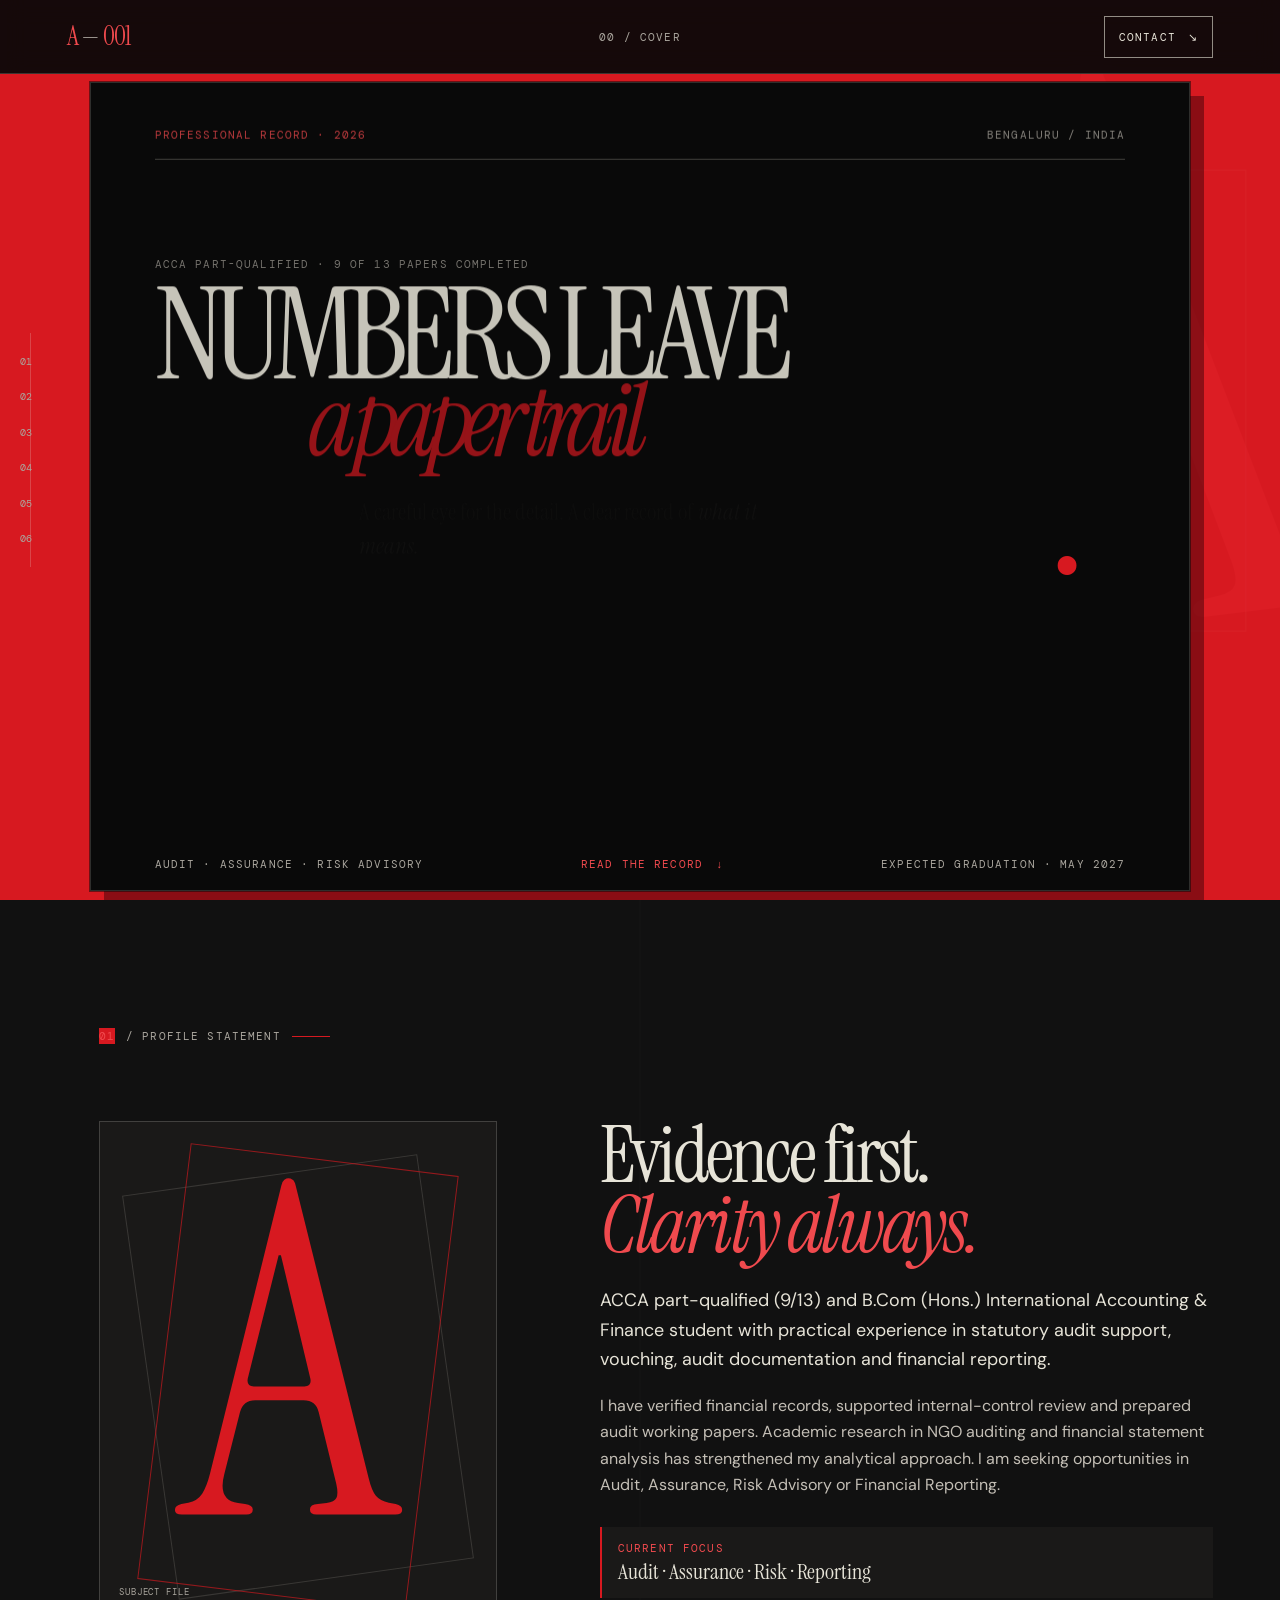
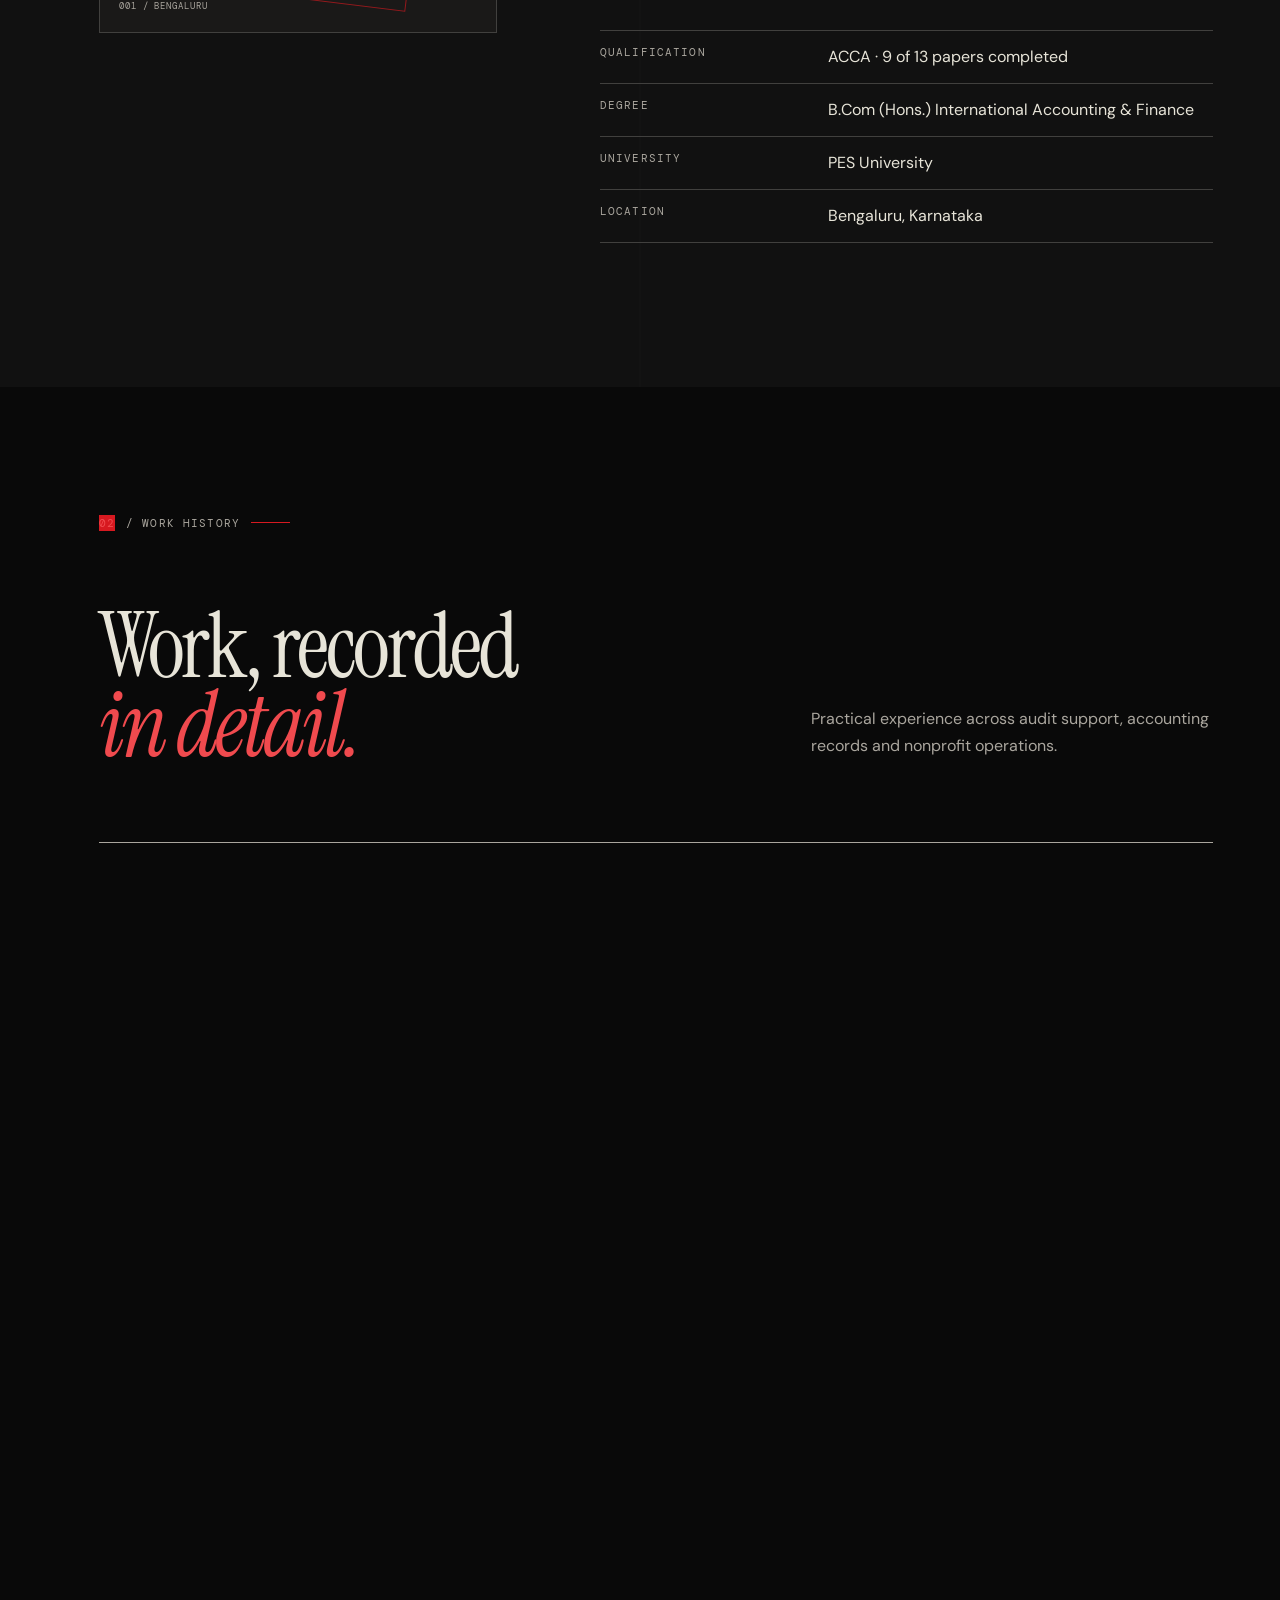
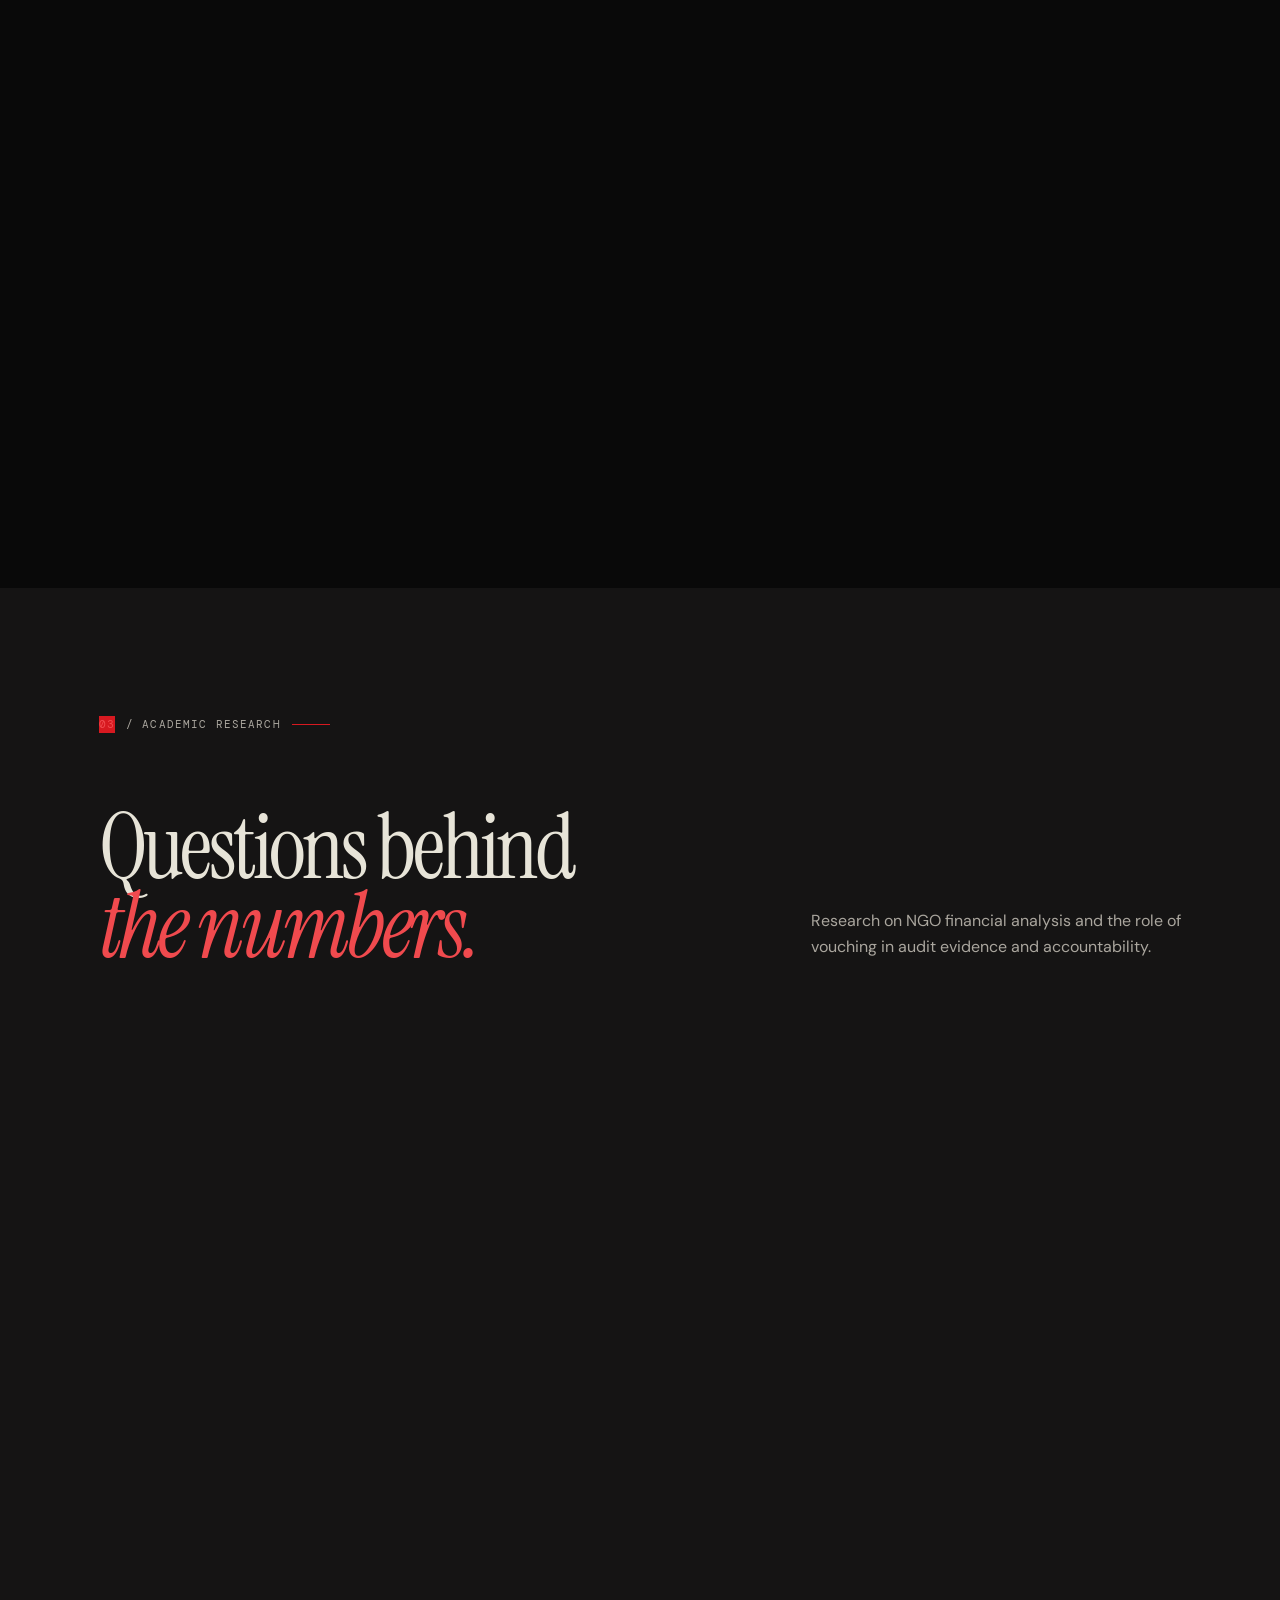
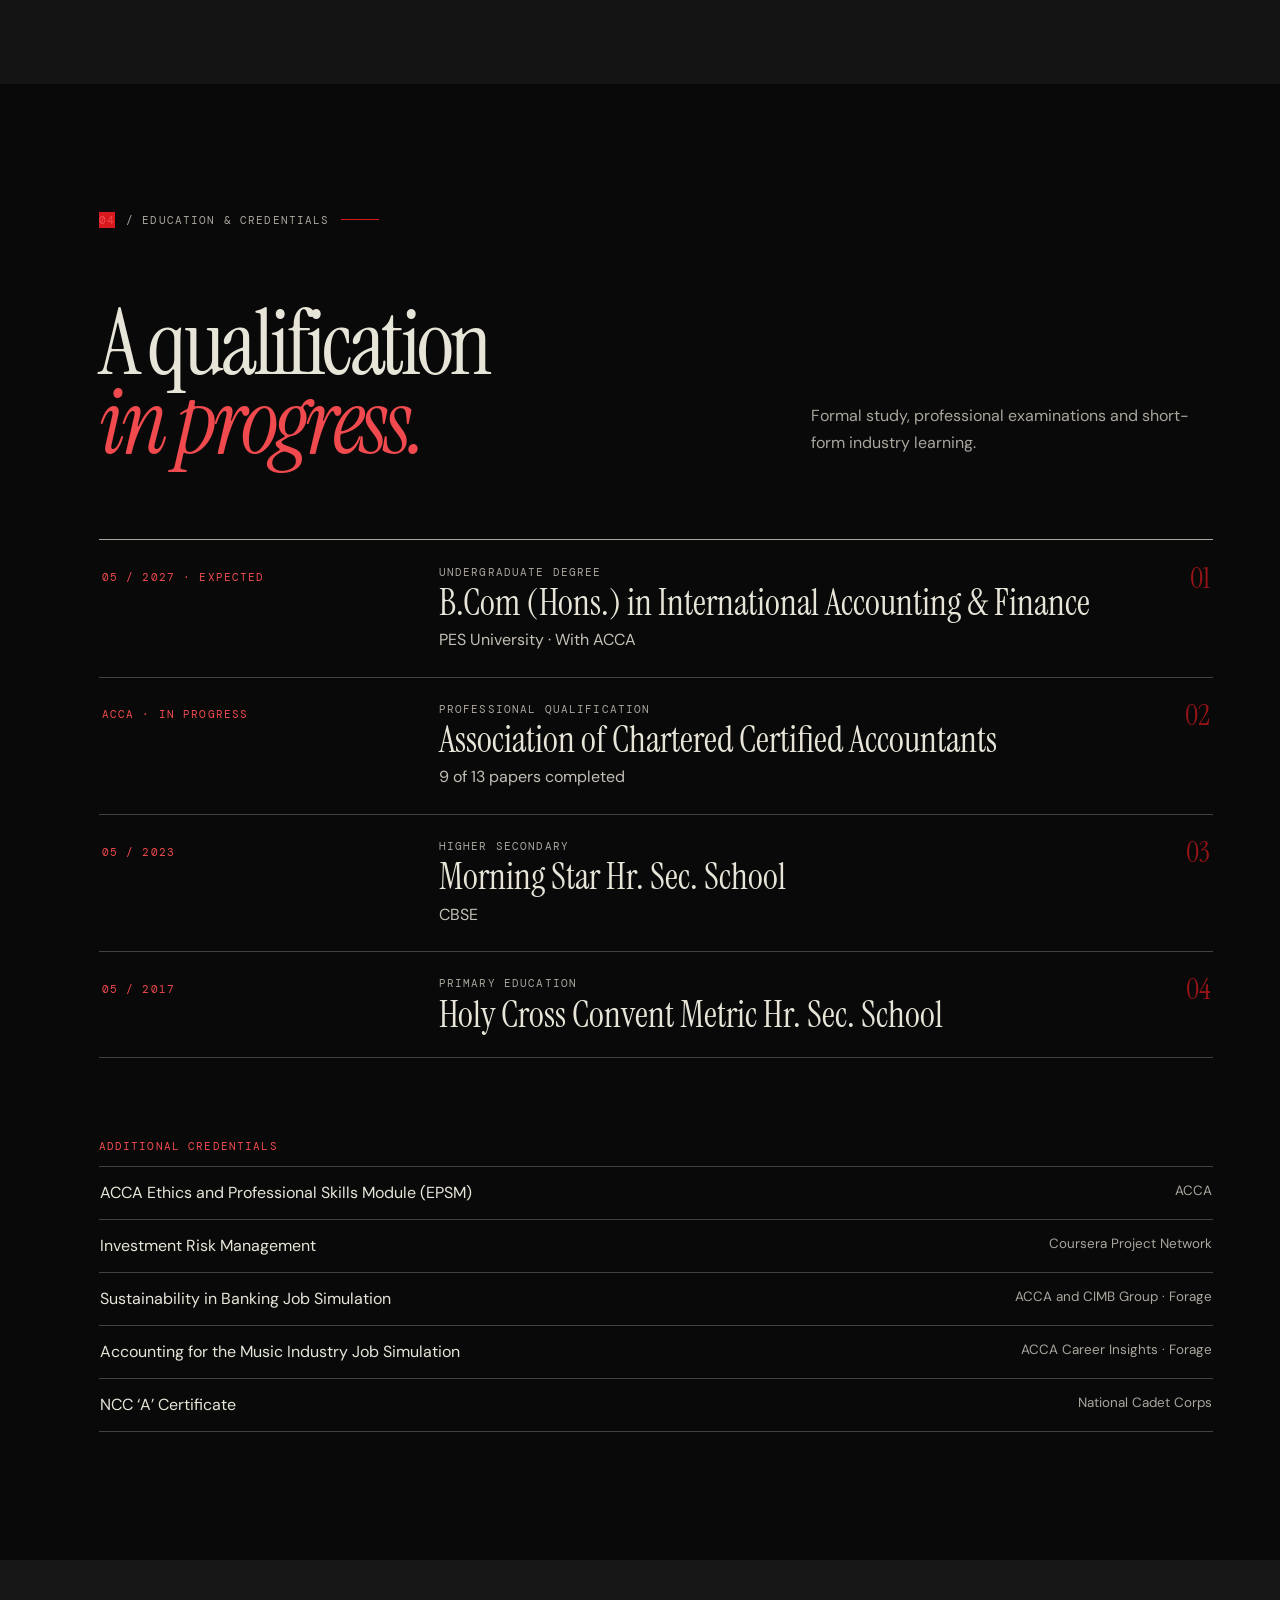
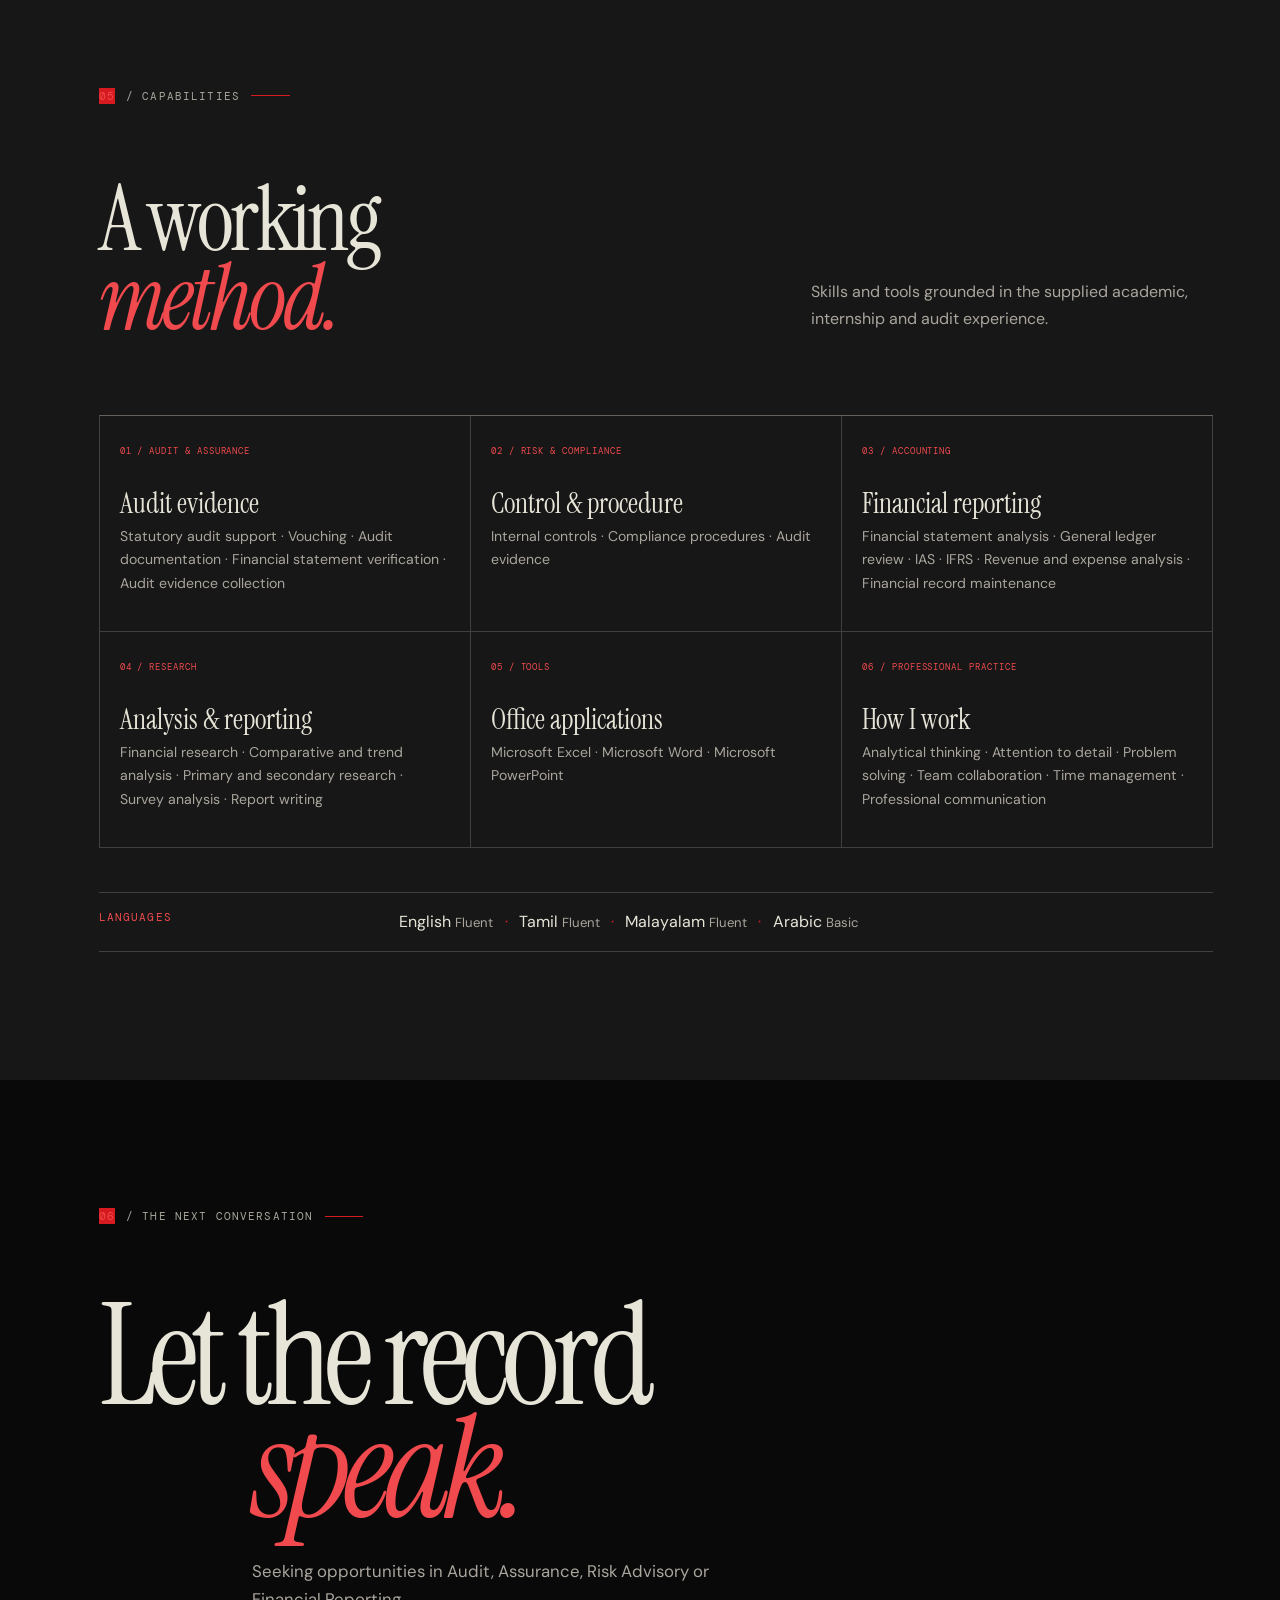
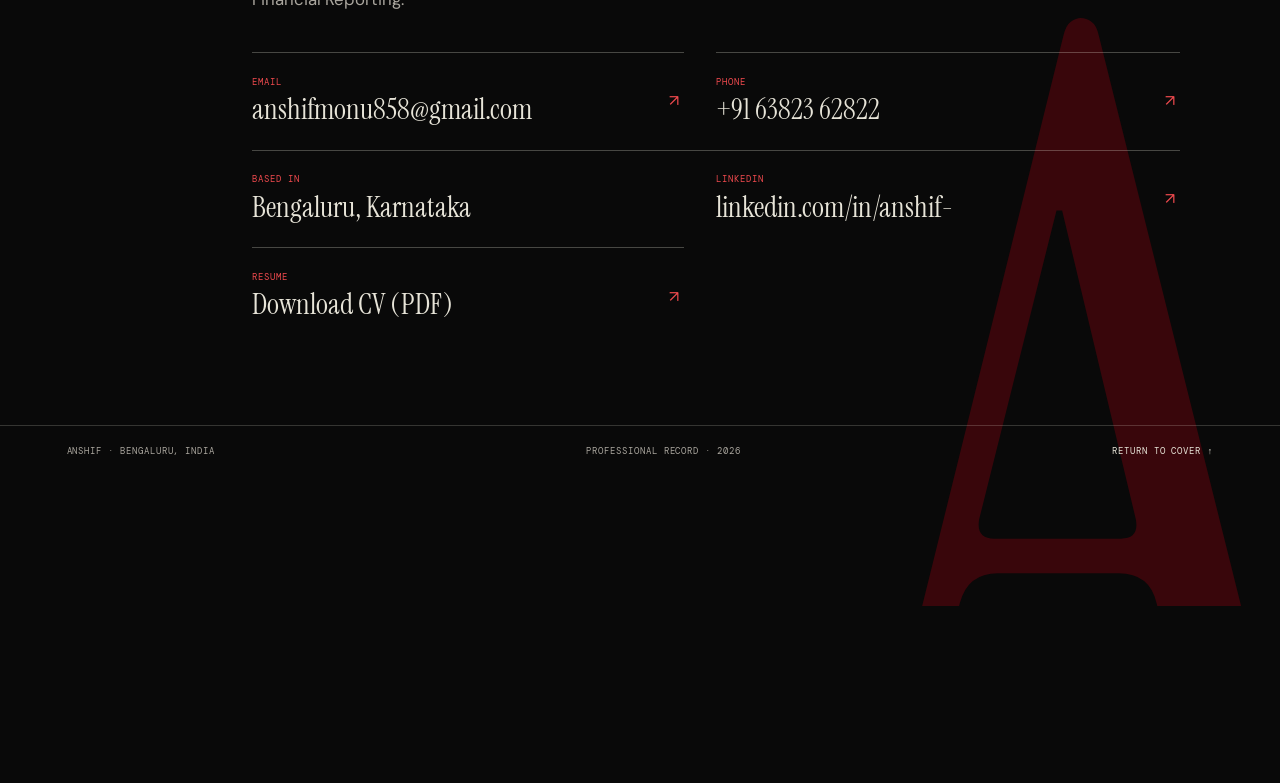
<file: portfolio/index.html>
<!doctype html>
<html lang="en">
  <head>
    <meta charset="utf-8">
    <meta http-equiv="refresh" content="0; url=./anshif.html">
    <meta name="viewport" content="width=device-width, initial-scale=1">
    <title>Anshif Portfolio</title>
  </head>
  <body>
    <p>Redirecting to the portfolio...</p>
  </body>
</html>
</file>
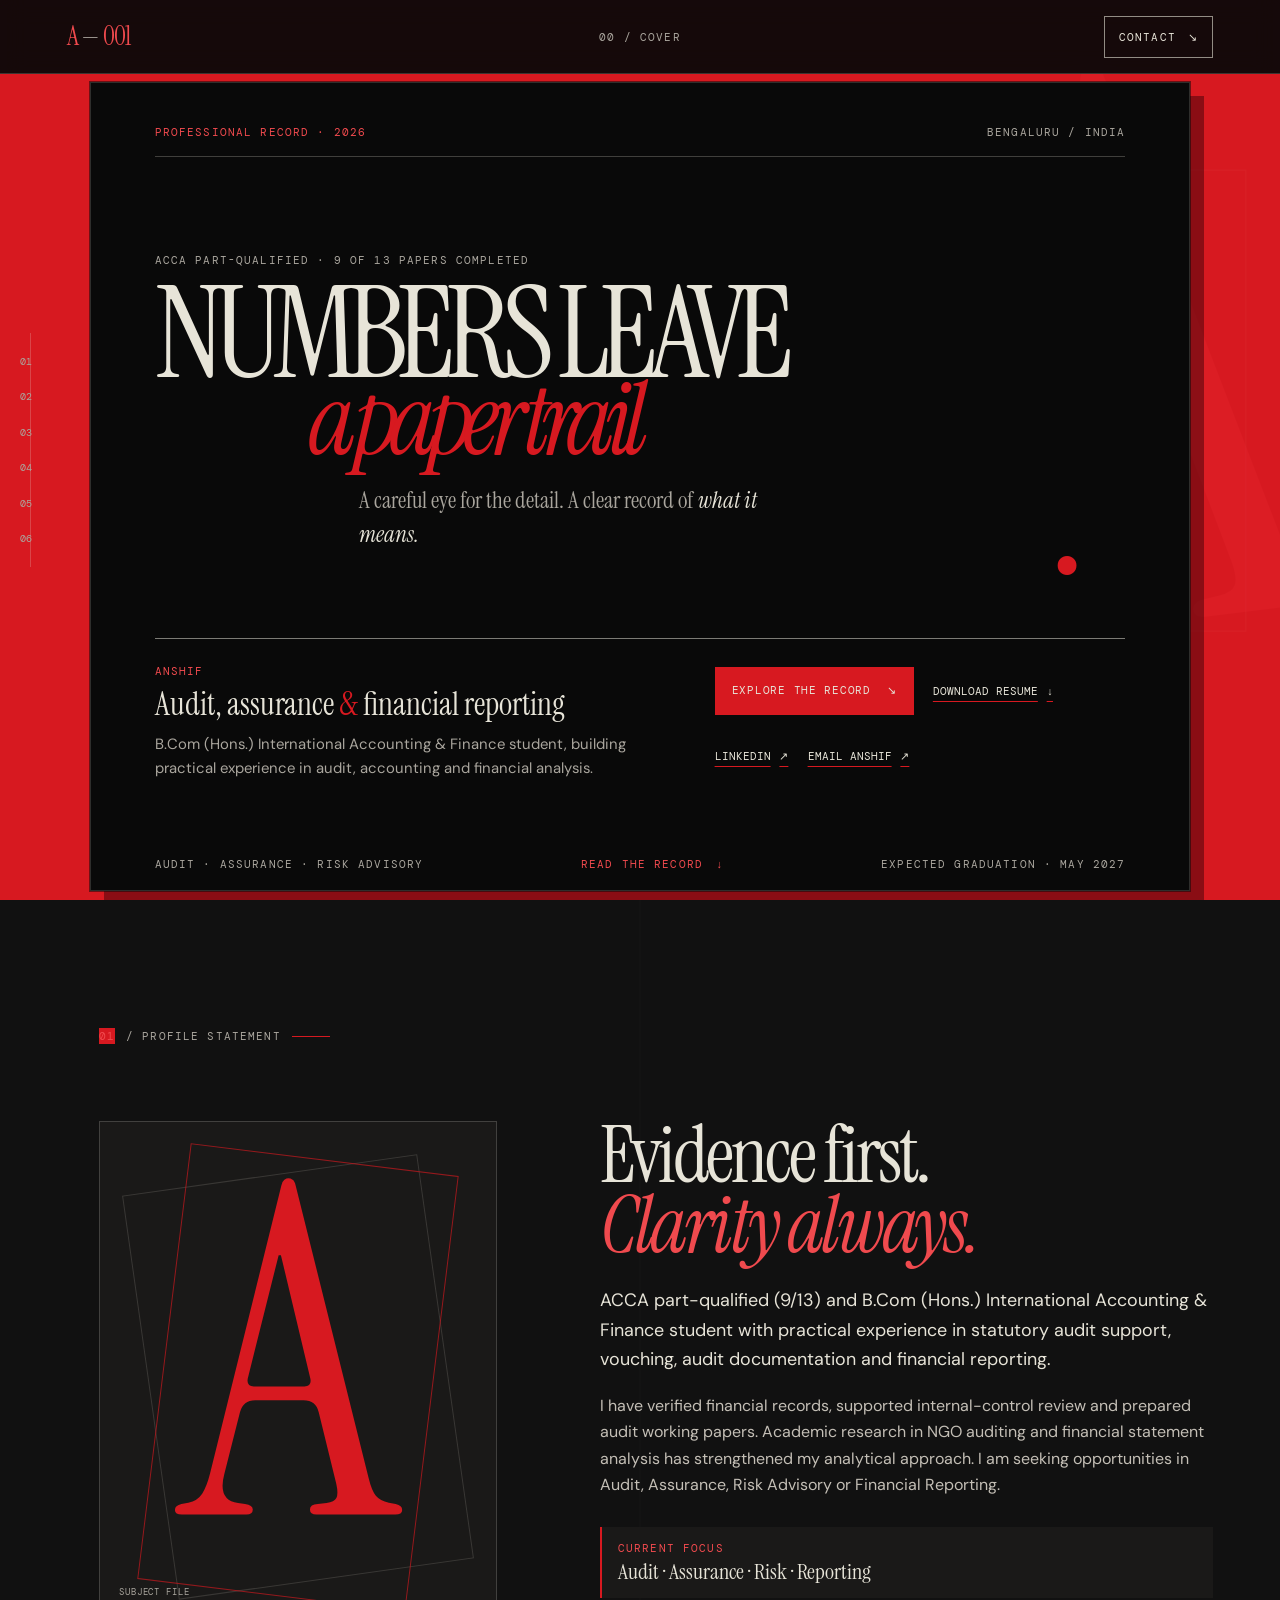
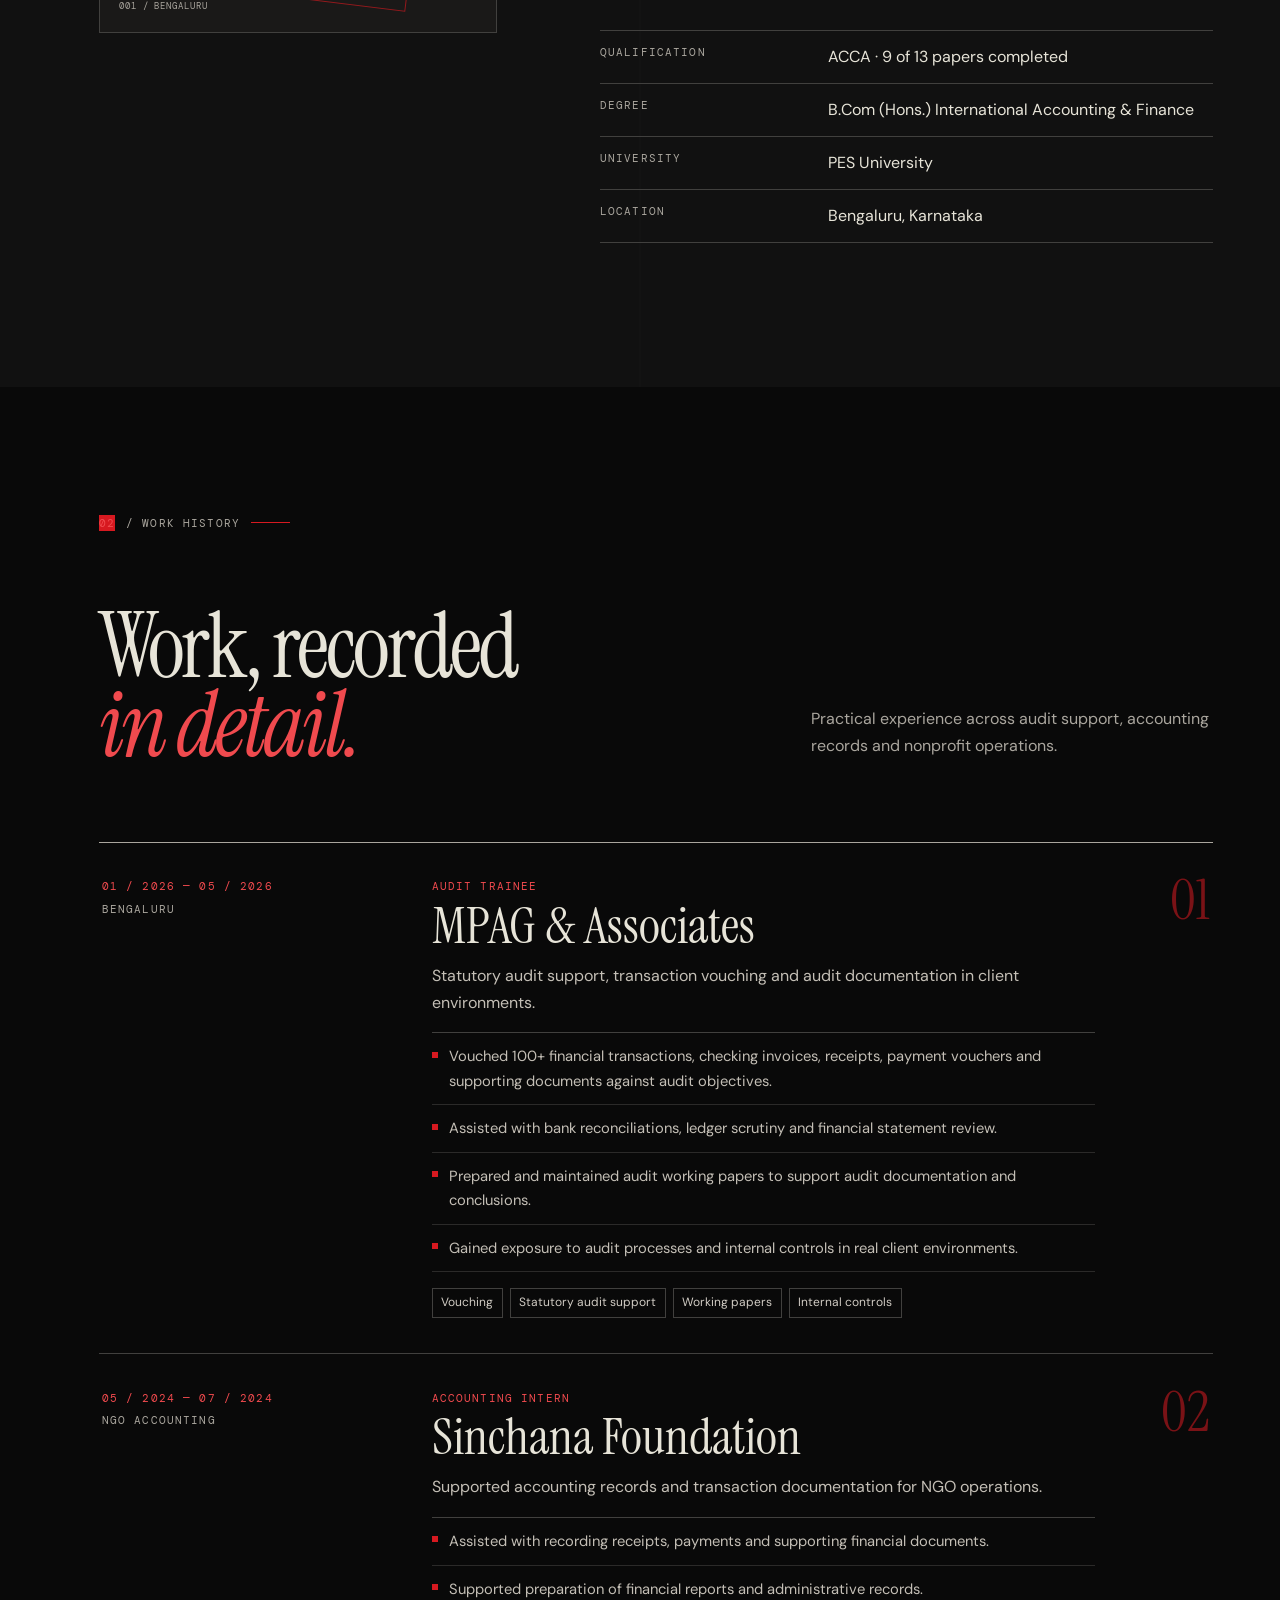
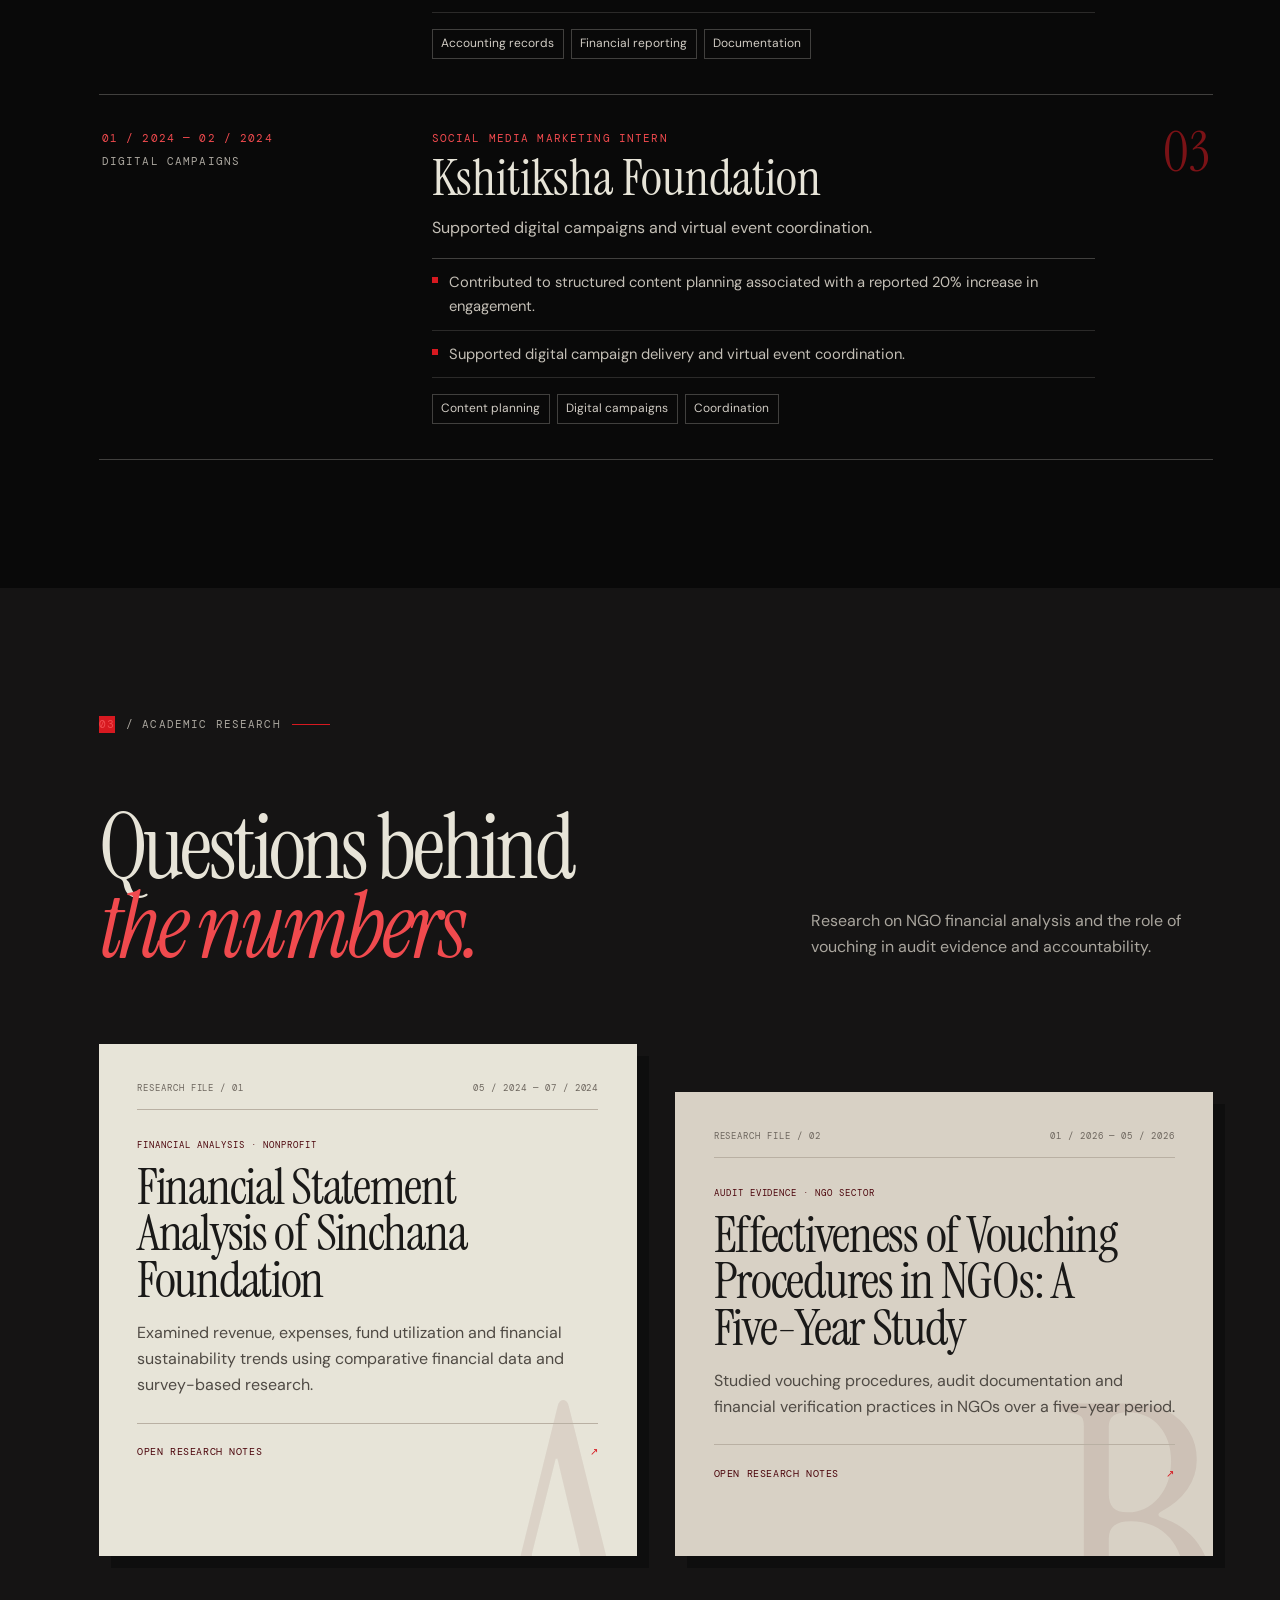
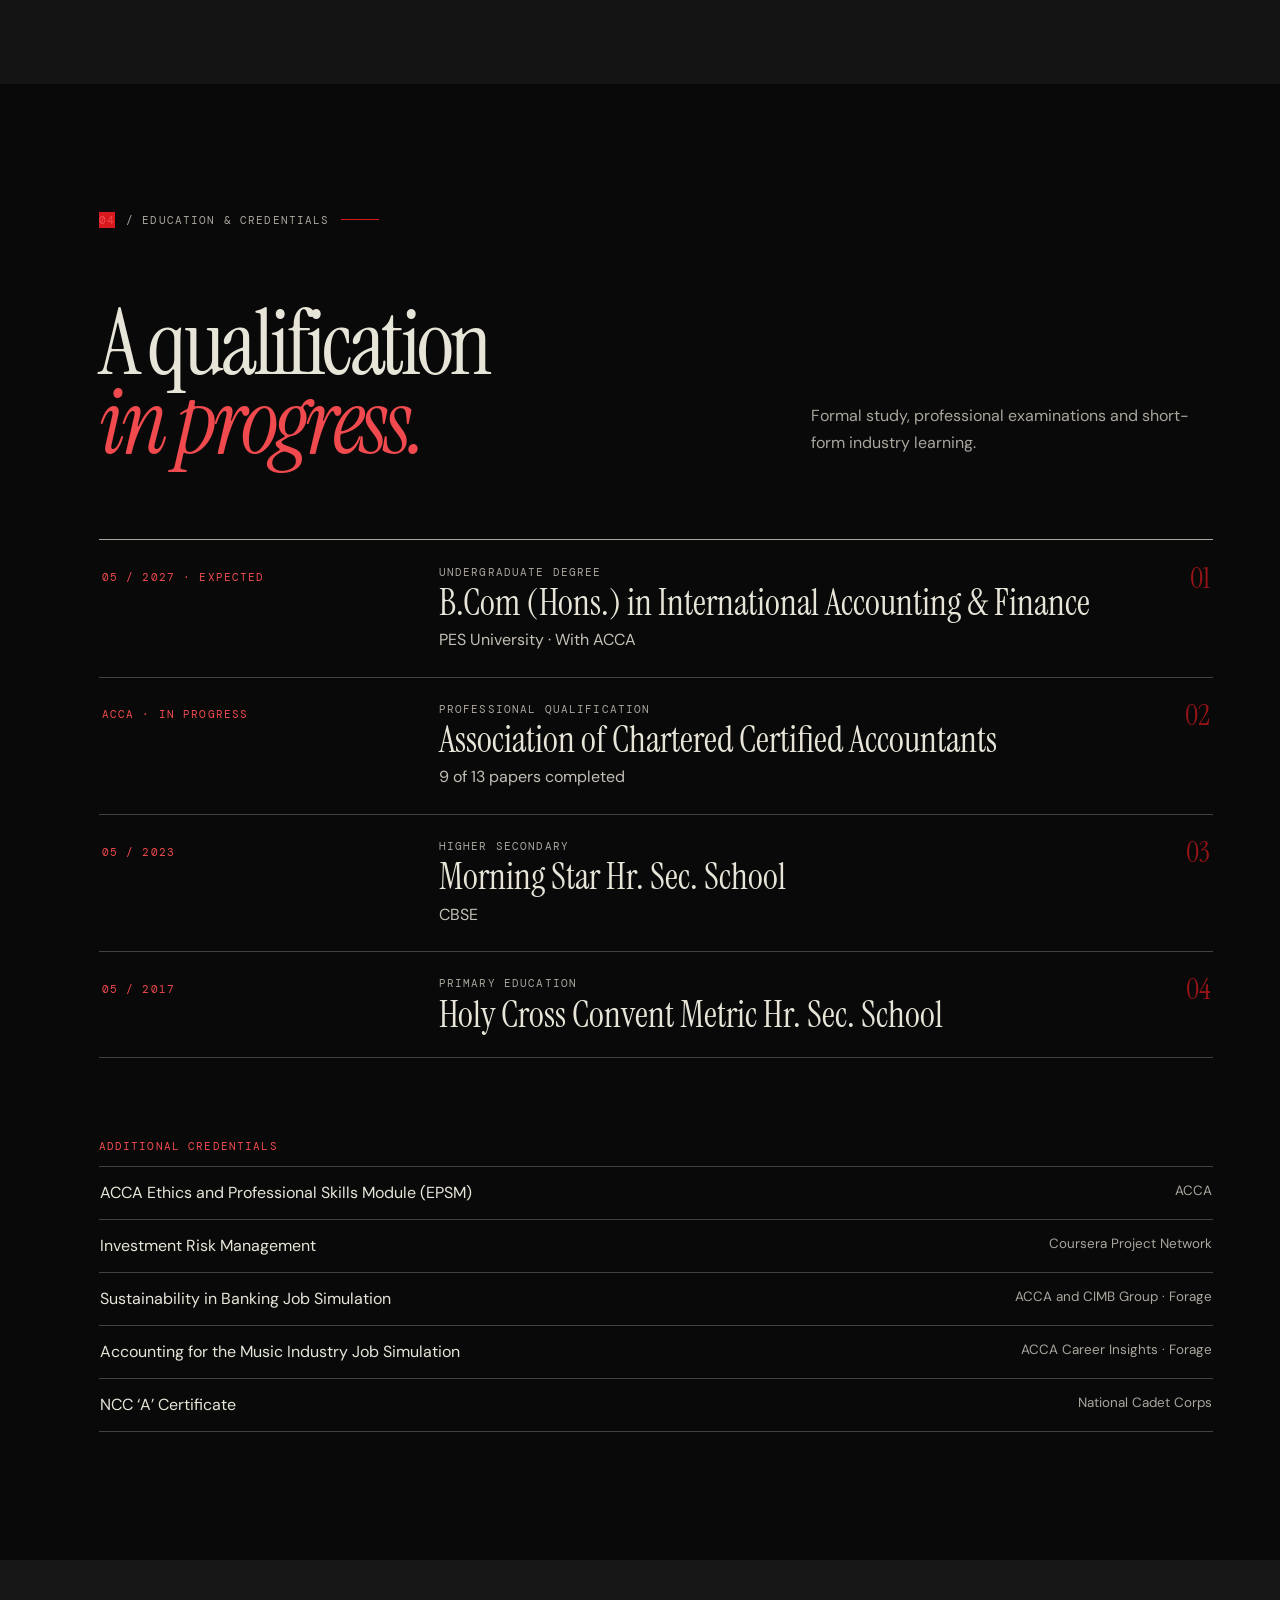
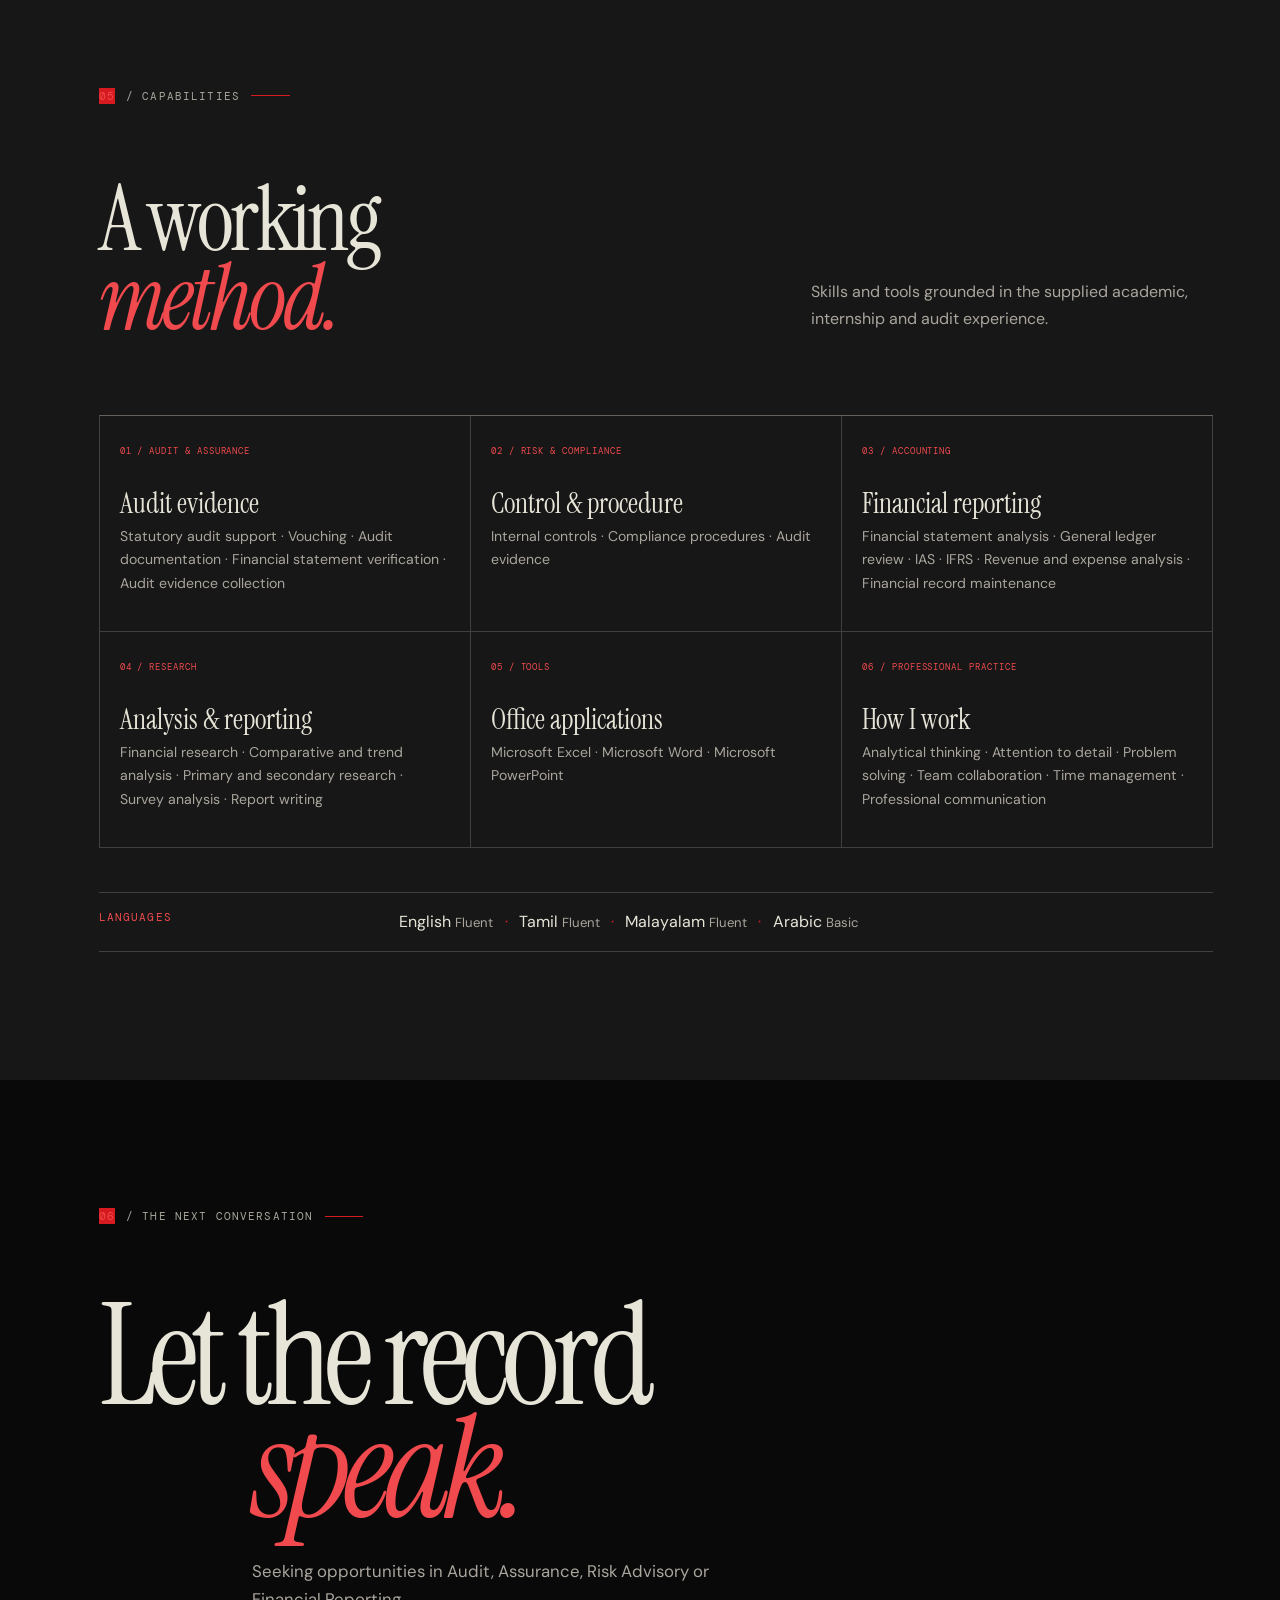
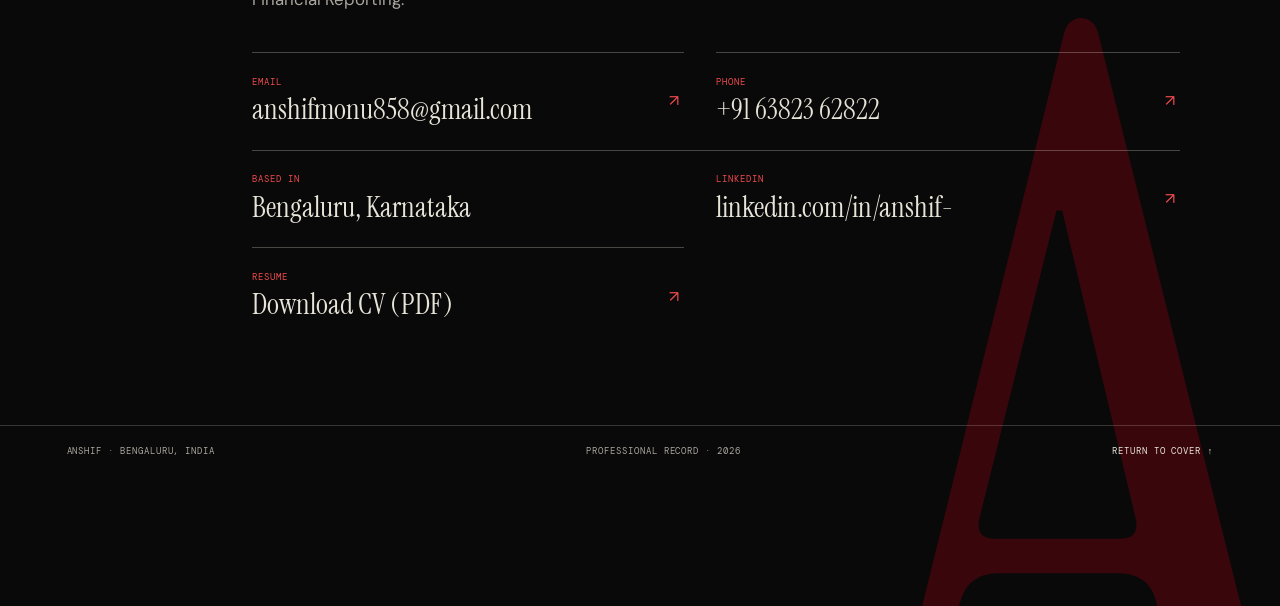
<file: portfolio/anshif.html>
<!doctype html>
<html lang="en">
<head>
  <meta charset="utf-8">
  <meta name="viewport" content="width=device-width, initial-scale=1, viewport-fit=cover">
  <meta name="theme-color" content="#090909">
  <title>Anshif — Audit, Assurance &amp; Financial Reporting</title>
  <meta name="description" content="Anshif is an ACCA part-qualified B.Com (Hons.) International Accounting & Finance student with experience in audit support, accounting and NGO financial research.">
  <meta property="og:type" content="website">
  <meta property="og:title" content="Anshif — Accounting & Audit Portfolio">
  <meta property="og:description" content="ACCA part-qualified · Audit trainee · B.Com (Hons.) International Accounting & Finance student">
  <meta property="og:image" content="assets/anshif-og.svg">
  <meta name="color-scheme" content="dark">
  <link rel="icon" href="assets/anshif-favicon.svg" type="image/svg+xml">
  <link rel="preconnect" href="https://fonts.googleapis.com">
  <link rel="preconnect" href="https://fonts.gstatic.com" crossorigin>
  <link href="https://fonts.googleapis.com/css2?family=DM+Mono:wght@400;500&family=DM+Sans:wght@400;500;600;700&family=Instrument+Serif:ital@0;1&display=swap" rel="stylesheet">
  <link rel="stylesheet" href="css/styles.css">
  <link rel="stylesheet" href="css/anshif.css">
  <script>document.documentElement.classList.add('js');</script>
</head>
<body class="anshif-site">
  <a class="skip-link" href="#main">Skip to content</a>
  <header class="topbar" id="topbar">
    <a class="wordmark" href="#top" aria-label="Anshif, back to top">A<span>—</span>001</a>
    <p class="topbar-note mono" id="current-section" aria-live="polite">Accounting / audit record</p>
    <a class="index-trigger mono index-link" href="#contact">Contact <span aria-hidden="true">↘</span></a>
  </header>
  <nav class="section-rail" aria-label="Page sections">
    <ol>
      <li><a href="#profile" data-section="profile"><span>01</span><b>Profile</b></a></li>
      <li><a href="#experience" data-section="experience"><span>02</span><b>Experience</b></a></li>
      <li><a href="#research" data-section="research"><span>03</span><b>Research</b></a></li>
      <li><a href="#education" data-section="education"><span>04</span><b>Education</b></a></li>
      <li><a href="#capabilities" data-section="capabilities"><span>05</span><b>Capabilities</b></a></li>
      <li><a href="#contact" data-section="contact"><span>06</span><b>Contact</b></a></li>
    </ol>
    <span class="rail-progress" aria-hidden="true"><i id="rail-progress-fill"></i></span>
  </nav>

  <main id="main">
    <section class="hero anshif-cover" id="top" aria-labelledby="cover-title" data-label="00 / Cover">
      <div class="hero-gridline" aria-hidden="true"></div>
      <div class="hero-watermark" aria-hidden="true">A</div>
      <div class="hero-inner page-wrap">
        <div class="hero-overline mono"><span>Professional record · 2026</span><span>Bengaluru / India</span></div>
        <div class="hero-title-block">
          <p class="hero-index mono">ACCA part-qualified · 9 of 13 papers completed</p>
          <h1 id="cover-title"><span>Numbers leave</span><em>a paper trail</em><i aria-hidden="true">.</i></h1>
          <p class="hero-deck">A careful eye for the detail. A clear record of <em>what it means.</em></p>
        </div>
        <div class="hero-bottom">
          <div class="hero-identity">
            <p class="identity-label mono">Anshif</p>
            <p class="identity-role">Audit, assurance <span>&amp;</span> financial reporting</p>
            <p class="identity-copy">B.Com (Hons.) International Accounting &amp; Finance student, building practical experience in audit, accounting and financial analysis.</p>
          </div>
          <div class="hero-actions">
            <a class="button button-dark" href="#experience">Explore the record <span aria-hidden="true">↘</span></a>
            <a class="text-link" href="assets/Anshif_Resume.pdf" download="Anshif_Resume.pdf">Download resume <span aria-hidden="true">↓</span></a>
            <a class="text-link" href="https://www.linkedin.com/in/anshif-" target="_blank" rel="noopener">LinkedIn <span aria-hidden="true">↗</span></a>
            <a class="text-link" href="mailto:anshifmonu858@gmail.com">Email Anshif <span aria-hidden="true">↗</span></a>
          </div>
        </div>
        <div class="hero-foot mono"><span>Audit · Assurance · Risk advisory</span><a href="#profile">Read the record <span aria-hidden="true">↓</span></a><span>Expected graduation · May 2027</span></div>
      </div>
    </section>

    <section class="section anshif-profile" id="profile" aria-labelledby="profile-title" data-label="01 / Profile">
      <div class="page-wrap">
        <p class="section-label mono"><span>01</span> / Profile statement</p>
        <div class="profile-grid">
          <div class="profile-initial" aria-hidden="true"><span>A</span><small class="mono">Subject file<br>001 / Bengaluru</small></div>
          <div class="profile-copy">
            <h2 class="section-title" id="profile-title">Evidence first.<br><em>Clarity always.</em></h2>
            <p class="profile-summary">ACCA part-qualified (9/13) and B.Com (Hons.) International Accounting &amp; Finance student with practical experience in statutory audit support, vouching, audit documentation and financial reporting.</p>
            <p>I have verified financial records, supported internal-control review and prepared audit working papers. Academic research in NGO auditing and financial statement analysis has strengthened my analytical approach. I am seeking opportunities in Audit, Assurance, Risk Advisory or Financial Reporting.</p>
            <div class="profile-stamp"><span class="mono">Current focus</span><strong>Audit · Assurance · Risk · Reporting</strong></div>
            <dl class="quick-facts">
              <div><dt class="mono">Qualification</dt><dd>ACCA · 9 of 13 papers completed</dd></div>
              <div><dt class="mono">Degree</dt><dd>B.Com (Hons.) International Accounting &amp; Finance</dd></div>
              <div><dt class="mono">University</dt><dd>PES University</dd></div>
              <div><dt class="mono">Location</dt><dd>Bengaluru, Karnataka</dd></div>
            </dl>
          </div>
        </div>
      </div>
    </section>

    <section class="section anshif-experience" id="experience" aria-labelledby="experience-title" data-label="02 / Experience">
      <div class="page-wrap">
        <p class="section-label mono"><span>02</span> / Work history</p>
        <div class="section-heading-split">
          <h2 class="section-title" id="experience-title">Work, recorded<br><em>in detail.</em></h2>
          <p>Practical experience across audit support, accounting records and nonprofit operations.</p>
        </div>
        <div class="experience-ledger">
          <article class="experience-entry reveal">
            <div class="entry-date mono"><span>01 / 2026 — 05 / 2026</span><span>Bengaluru</span></div>
            <div class="entry-main"><p class="entry-type mono">Audit trainee</p><h3>MPAG &amp; Associates</h3><p class="entry-summary">Statutory audit support, transaction vouching and audit documentation in client environments.</p>
              <ul class="evidence-points"><li>Vouched 100+ financial transactions, checking invoices, receipts, payment vouchers and supporting documents against audit objectives.</li><li>Assisted with bank reconciliations, ledger scrutiny and financial statement review.</li><li>Prepared and maintained audit working papers to support audit documentation and conclusions.</li><li>Gained exposure to audit processes and internal controls in real client environments.</li></ul>
              <ul class="evidence-tags" aria-label="Relevant capabilities"><li>Vouching</li><li>Statutory audit support</li><li>Working papers</li><li>Internal controls</li></ul>
            </div>
            <span class="entry-index" aria-hidden="true">01</span>
          </article>
          <article class="experience-entry reveal">
            <div class="entry-date mono"><span>05 / 2024 — 07 / 2024</span><span>NGO accounting</span></div>
            <div class="entry-main"><p class="entry-type mono">Accounting intern</p><h3>Sinchana Foundation</h3><p class="entry-summary">Supported accounting records and transaction documentation for NGO operations.</p>
              <ul class="evidence-points"><li>Assisted with recording receipts, payments and supporting financial documents.</li><li>Supported preparation of financial reports and administrative records.</li></ul>
              <ul class="evidence-tags" aria-label="Relevant capabilities"><li>Accounting records</li><li>Financial reporting</li><li>Documentation</li></ul>
            </div>
            <span class="entry-index" aria-hidden="true">02</span>
          </article>
          <article class="experience-entry reveal">
            <div class="entry-date mono"><span>01 / 2024 — 02 / 2024</span><span>Digital campaigns</span></div>
            <div class="entry-main"><p class="entry-type mono">Social media marketing intern</p><h3>Kshitiksha Foundation</h3><p class="entry-summary">Supported digital campaigns and virtual event coordination.</p>
              <ul class="evidence-points"><li>Contributed to structured content planning associated with a reported 20% increase in engagement.</li><li>Supported digital campaign delivery and virtual event coordination.</li></ul>
              <ul class="evidence-tags" aria-label="Relevant capabilities"><li>Content planning</li><li>Digital campaigns</li><li>Coordination</li></ul>
            </div>
            <span class="entry-index" aria-hidden="true">03</span>
          </article>
        </div>
      </div>
    </section>

    <section class="section anshif-research" id="research" aria-labelledby="research-title" data-label="03 / Research">
      <div class="page-wrap">
        <p class="section-label mono"><span>03</span> / Academic research</p>
        <div class="section-heading-split">
          <h2 class="section-title" id="research-title">Questions behind<br><em>the numbers.</em></h2>
          <p>Research on NGO financial analysis and the role of vouching in audit evidence and accountability.</p>
        </div>
        <div class="research-grid">
          <article class="research-file research-file-one reveal">
            <div class="research-paper-head mono"><span>Research file / 01</span><span>05 / 2024 — 07 / 2024</span></div>
            <p class="research-kicker mono">Financial analysis · Nonprofit</p>
            <h3>Financial Statement Analysis of Sinchana Foundation</h3>
            <p>Examined revenue, expenses, fund utilization and financial sustainability trends using comparative financial data and survey-based research.</p>
            <details class="research-details"><summary>Open research notes <span aria-hidden="true">↗</span></summary><div><h4>Scope examined</h4><ul><li>Compared income and expenditure patterns.</li><li>Used survey-based research alongside comparative financial information.</li><li>Prepared findings and recommendations relating to budgeting, financial reporting and resource allocation.</li></ul><p class="research-method-note">No numerical findings or impact measures are stated here because none were provided in the supplied profile.</p></div></details>
            <span class="research-file-mark" aria-hidden="true">A</span>
          </article>
          <article class="research-file research-file-two reveal">
            <div class="research-paper-head mono"><span>Research file / 02</span><span>01 / 2026 — 05 / 2026</span></div>
            <p class="research-kicker mono">Audit evidence · NGO sector</p>
            <h3>Effectiveness of Vouching Procedures in NGOs: A Five-Year Study</h3>
            <p>Studied vouching procedures, audit documentation and financial verification practices in NGOs over a five-year period.</p>
            <details class="research-details"><summary>Open research notes <span aria-hidden="true">↗</span></summary><div><h4>Scope examined</h4><ul><li>Considered how vouching may support internal controls, transparency and fraud detection.</li><li>Used primary and secondary data analysis to examine trends and challenges in NGO auditing.</li><li>Focused on evidence practices and audit documentation.</li></ul><p class="research-method-note">The study is presented as academic research, not as a verified fraud-prevention outcome.</p></div></details>
            <span class="research-file-mark" aria-hidden="true">B</span>
          </article>
        </div>
      </div>
    </section>

    <section class="section anshif-education" id="education" aria-labelledby="education-title" data-label="04 / Education">
      <div class="page-wrap">
        <p class="section-label mono"><span>04</span> / Education &amp; credentials</p>
        <div class="section-heading-split">
          <h2 class="section-title" id="education-title">A qualification<br><em>in progress.</em></h2>
          <p>Formal study, professional examinations and short-form industry learning.</p>
        </div>
        <div class="education-ledger">
          <article class="education-row"><span class="mono">05 / 2027 · expected</span><div><p class="education-type mono">Undergraduate degree</p><h3>B.Com (Hons.) in International Accounting &amp; Finance</h3><p>PES University · With ACCA</p></div><b class="education-index">01</b></article>
          <article class="education-row"><span class="mono">ACCA · in progress</span><div><p class="education-type mono">Professional qualification</p><h3>Association of Chartered Certified Accountants</h3><p>9 of 13 papers completed</p></div><b class="education-index">02</b></article>
          <article class="education-row"><span class="mono">05 / 2023</span><div><p class="education-type mono">Higher secondary</p><h3>Morning Star Hr. Sec. School</h3><p>CBSE</p></div><b class="education-index">03</b></article>
          <article class="education-row"><span class="mono">05 / 2017</span><div><p class="education-type mono">Primary education</p><h3>Holy Cross Convent Metric Hr. Sec. School</h3></div><b class="education-index">04</b></article>
        </div>
        <div class="certification-record">
          <p class="mono">Additional credentials</p>
          <ul><li><span>ACCA Ethics and Professional Skills Module (EPSM)</span><b>ACCA</b></li><li><span>Investment Risk Management</span><b>Coursera Project Network</b></li><li><span>Sustainability in Banking Job Simulation</span><b>ACCA and CIMB Group · Forage</b></li><li><span>Accounting for the Music Industry Job Simulation</span><b>ACCA Career Insights · Forage</b></li><li><span>NCC ‘A’ Certificate</span><b>National Cadet Corps</b></li></ul>
        </div>
      </div>
    </section>

    <section class="section anshif-capabilities" id="capabilities" aria-labelledby="capabilities-title" data-label="05 / Capabilities">
      <div class="page-wrap">
        <p class="section-label mono"><span>05</span> / Capabilities</p>
        <div class="section-heading-split">
          <h2 class="section-title" id="capabilities-title">A working<br><em>method.</em></h2>
          <p>Skills and tools grounded in the supplied academic, internship and audit experience.</p>
        </div>
        <div class="capability-grid">
          <article><span class="capability-no mono">01 / Audit &amp; assurance</span><h3>Audit evidence</h3><p>Statutory audit support · Vouching · Audit documentation · Financial statement verification · Audit evidence collection</p></article>
          <article><span class="capability-no mono">02 / Risk &amp; compliance</span><h3>Control &amp; procedure</h3><p>Internal controls · Compliance procedures · Audit evidence</p></article>
          <article><span class="capability-no mono">03 / Accounting</span><h3>Financial reporting</h3><p>Financial statement analysis · General ledger review · IAS · IFRS · Revenue and expense analysis · Financial record maintenance</p></article>
          <article><span class="capability-no mono">04 / Research</span><h3>Analysis &amp; reporting</h3><p>Financial research · Comparative and trend analysis · Primary and secondary research · Survey analysis · Report writing</p></article>
          <article><span class="capability-no mono">05 / Tools</span><h3>Office applications</h3><p>Microsoft Excel · Microsoft Word · Microsoft PowerPoint</p></article>
          <article><span class="capability-no mono">06 / Professional practice</span><h3>How I work</h3><p>Analytical thinking · Attention to detail · Problem solving · Team collaboration · Time management · Professional communication</p></article>
        </div>
        <div class="language-strip"><span class="mono">Languages</span><p>English <b>Fluent</b> <i>·</i> Tamil <b>Fluent</b> <i>·</i> Malayalam <b>Fluent</b> <i>·</i> Arabic <b>Basic</b></p></div>
      </div>
    </section>

    <section class="section anshif-contact" id="contact" aria-labelledby="contact-title" data-label="06 / Contact">
      <div class="contact-ghost" aria-hidden="true">A</div>
      <div class="page-wrap contact-content">
        <p class="section-label mono"><span>06</span> / The next conversation</p>
        <h2 class="contact-title" id="contact-title">Let the record<br><em>speak.</em></h2>
        <p class="contact-copy">Seeking opportunities in Audit, Assurance, Risk Advisory or Financial Reporting.</p>
        <div class="contact-grid">
          <a href="mailto:anshifmonu858@gmail.com"><span class="mono">Email</span><strong>anshifmonu858@gmail.com</strong><i aria-hidden="true">↗</i></a>
          <a href="tel:+916382362822"><span class="mono">Phone</span><strong>+91 63823 62822</strong><i aria-hidden="true">↗</i></a>
          <div class="contact-static"><span class="mono">Based in</span><strong>Bengaluru, Karnataka</strong></div>
          <a href="https://www.linkedin.com/in/anshif-" target="_blank" rel="noopener"><span class="mono">LinkedIn</span><strong>linkedin.com/in/anshif-</strong><i aria-hidden="true">↗</i></a>
          <a href="assets/Anshif_Resume.pdf" download="Anshif_Resume.pdf"><span class="mono">Resume</span><strong>Download CV (PDF)</strong><i aria-hidden="true">↗</i></a>
        </div>
      </div>
      <footer class="site-footer mono"><span>Anshif · Bengaluru, India</span><span>Professional record · <span id="current-year">2026</span></span><a href="#top">Return to cover ↑</a></footer>
    </section>
  </main>
  <script src="js/anshif.js"></script>
</body>
</html>
</file>
<file: portfolio/css/styles.css>
/* THE SANTHRA FILES — warm archive / editorial design system */
:root {
  color-scheme: light;
  --ivory: #F5F0E7;
  --paper: #FCFAF6;
  --burgundy: #4C050C;
  --ink: #1A1918;
  --stone: #8C8378;
  --stone-light: #B9B0A3;
  --rule: #D9D0C4;
  --blue: #94B1C8;
  --serif: "Instrument Serif", "Cormorant Garamond", Georgia, "Times New Roman", serif;
  --sans: "DM Sans", Inter, system-ui, -apple-system, "Segoe UI", sans-serif;
  --mono: "DM Mono", "IBM Plex Mono", ui-monospace, SFMono-Regular, Consolas, monospace;
  --gutter: clamp(1.25rem, 5.2vw, 5.5rem);
  --measure: 1260px;
  --ease: cubic-bezier(.2, .7, .2, 1);
}

*, *::before, *::after { box-sizing: border-box; }
html { scroll-behavior: smooth; scroll-padding-top: 5.5rem; -webkit-text-size-adjust: 100%; }
body { margin: 0; background: var(--ivory); color: var(--ink); font: 400 1rem/1.65 var(--sans); -webkit-font-smoothing: antialiased; overflow-x: hidden; }
body.overlay-open { position: fixed; left: 0; right: 0; width: 100%; overflow: hidden; }
img, svg { display: block; max-width: 100%; }
a { color: inherit; }
button { font: inherit; color: inherit; }
ul, ol { margin: 0; padding: 0; list-style: none; }
em { font-weight: 400; }
:focus-visible { outline: 2px solid var(--burgundy); outline-offset: 4px; }
[hidden] { display: none !important; }
.mono { font-family: var(--mono); font-size: .68rem; letter-spacing: .105em; line-height: 1.5; text-transform: uppercase; }
.page-wrap { width: min(var(--measure), calc(100% - var(--gutter) - var(--gutter))); margin-inline: auto; }
.skip-link { position: fixed; z-index: 300; top: -4rem; left: 1rem; padding: .7rem 1rem; background: var(--burgundy); color: var(--paper); }
.skip-link:focus { top: 1rem; }

/* Fixed index */
.topbar { position: fixed; z-index: 50; inset: 0 0 auto; display: flex; align-items: center; justify-content: space-between; min-height: 4.65rem; padding: .75rem var(--gutter); background: rgba(245,240,231,.94); border-bottom: 1px solid rgba(217,208,196,.76); backdrop-filter: blur(12px); }
.wordmark { font: 400 1.65rem/1 var(--serif); text-decoration: none; letter-spacing: -.025em; color: var(--burgundy); }
.wordmark span { color: var(--stone-light); padding-inline: .12em; }
.topbar-note { position: absolute; left: 50%; transform: translateX(-50%); color: var(--stone); white-space: nowrap; }
.index-trigger { display: inline-flex; gap: .75rem; align-items: center; justify-content: center; min-width: 6rem; min-height: 42px; padding: .45rem .9rem; border: 1px solid var(--ink); background: transparent; cursor: pointer; transition: background .2s, color .2s; }
.index-trigger:hover, .index-trigger[aria-expanded="true"] { background: var(--ink); color: var(--paper); }
.section-rail { position: fixed; z-index: 30; top: 50%; left: 1.25rem; transform: translateY(-50%); display: none; }
.section-rail ol { display: grid; gap: .65rem; position: relative; z-index: 1; }
.section-rail a { display: flex; align-items: center; gap: .65rem; min-height: 25px; color: var(--stone); font: 400 .62rem var(--mono); text-decoration: none; transition: color .2s; }
.section-rail a span { width: 1.3rem; }
.section-rail a b { overflow: hidden; max-width: 0; white-space: nowrap; font-weight: 400; text-transform: uppercase; letter-spacing: .1em; transition: max-width .3s var(--ease); }
.section-rail a:hover, .section-rail a:focus-visible, .section-rail a.is-active { color: var(--burgundy); }
.section-rail a:hover b, .section-rail a:focus-visible b, .section-rail a.is-active b { max-width: 9rem; }
.rail-progress { position: absolute; inset: -1rem auto -1rem .61rem; width: 1px; background: var(--rule); }
.rail-progress i { display: block; width: 1px; max-height: 100%; background: var(--burgundy); }
@media (min-width: 1240px) { .section-rail { display: block; } .page-wrap { padding-left: 2rem; } }

/* Opening folio */
.hero { position: relative; min-height: max(760px, 100svh); display: flex; align-items: stretch; padding-top: 4.65rem; overflow: hidden; background: var(--ivory); }
.hero::after { position: absolute; inset: auto 0 0; height: 24%; content: ""; background: linear-gradient(0deg, rgba(217,208,196,.18), transparent); pointer-events: none; }
.hero-gridline { position: absolute; top: 4.65rem; bottom: 0; left: 50%; width: 1px; background: rgba(217,208,196,.45); }
.hero-watermark { position: absolute; right: clamp(-2rem, 5vw, 7rem); top: 14%; color: var(--burgundy); font: 400 clamp(25rem, 60vw, 68rem)/.7 var(--serif); letter-spacing: -.08em; opacity: .055; pointer-events: none; user-select: none; transform: rotate(-7deg); }
.hero-watermark::after { position: absolute; inset: 14% 0 0 23%; content: ""; border: 1px solid rgba(26,25,24,.24); transform: rotate(7deg); }
.hero-inner { position: relative; z-index: 1; min-height: calc(max(760px, 100svh) - 4.65rem); display: flex; flex-direction: column; justify-content: space-between; padding-top: clamp(2.6rem, 7vh, 5rem); padding-bottom: 1.25rem; }
.hero-overline { display: flex; justify-content: space-between; gap: 1rem; color: var(--stone); padding-bottom: .95rem; border-bottom: 1px solid var(--rule); animation: rise-in .7s both; }
.hero-overline span:first-child { color: var(--burgundy); }
.hero-title-block { position: relative; padding-block: 4vh 3vh; }
.hero-index { color: var(--stone); margin: 0 0 1rem; animation: rise-in .65s .08s both; }
.hero h1 { margin: 0; font: 400 clamp(5rem, 13.2vw, 12.5rem)/.72 var(--serif); letter-spacing: -.065em; }
.hero h1 span, .hero h1 em { display: block; animation: title-reveal .9s var(--ease) both; }
.hero h1 em { padding-left: clamp(1.7rem, 16vw, 17rem); color: var(--burgundy); animation-delay: .13s; }
.hero h1 > i { position: absolute; right: 5%; bottom: -3%; color: var(--burgundy); font: 400 clamp(5rem, 14vw, 13rem)/1 var(--serif); }
.hero-deck { max-width: 27rem; margin: 2.3rem 0 0 clamp(1.7rem, 16vw, 17rem); font: 400 clamp(1.1rem, 1.8vw, 1.55rem)/1.45 var(--serif); animation: rise-in .7s .3s both; }
.hero-deck em { color: var(--burgundy); }
.hero-bottom { display: flex; justify-content: space-between; align-items: end; gap: 2rem; padding-top: 1.5rem; border-top: 1px solid var(--ink); animation: rise-in .7s .38s both; }
.hero-identity { max-width: 33rem; }
.identity-label { margin: 0 0 .45rem; color: var(--burgundy); }
.identity-role { margin: 0; font: 400 clamp(1.35rem, 2.6vw, 2rem)/1.15 var(--serif); }
.identity-role span { color: var(--stone-light); }
.identity-copy { margin: .55rem 0 0; color: var(--stone); font-size: .93rem; }
.hero-actions { display: flex; align-items: center; flex-wrap: wrap; gap: 1.2rem; padding-bottom: .15rem; }
.button { display: inline-flex; align-items: center; justify-content: center; gap: 1rem; min-height: 48px; padding: .8rem 1rem; border: 1px solid transparent; font: 400 .66rem/1.3 var(--mono); letter-spacing: .07em; text-transform: uppercase; text-decoration: none; transition: transform .22s var(--ease), background .2s, color .2s, border-color .2s; cursor: pointer; }
.button:hover { transform: translateY(-2px); }
.button-dark { background: var(--burgundy); color: var(--paper); border-color: var(--burgundy); }
.button-dark:hover { background: var(--ink); border-color: var(--ink); }
.button-light { color: var(--paper); background: var(--ink); border-color: var(--ink); }
.button-light:hover { color: var(--ink); background: transparent; }
.text-link { min-height: 44px; display: inline-flex; gap: .55rem; align-items: center; color: var(--ink); font: 400 .66rem var(--mono); text-transform: uppercase; text-decoration-color: var(--stone-light); text-underline-offset: .35rem; }
.text-link:hover { color: var(--burgundy); }
.hero-foot { display: flex; align-items: center; justify-content: space-between; gap: 1rem; padding-top: 1rem; color: var(--stone); }
.hero-foot a { text-decoration: none; color: var(--burgundy); }
.hero-foot a span { display: inline-block; padding-left: .3rem; animation: nudge-down 1.8s infinite; }
@keyframes rise-in { from { opacity: 0; transform: translateY(12px); } to { opacity: 1; transform: none; } }
@keyframes title-reveal { from { opacity: 0; transform: translateY(7%); } to { opacity: 1; transform: none; } }
@keyframes nudge-down { 50% { transform: translateY(4px); } }

/* Section system */
.section { position: relative; padding: clamp(5rem, 10.5vw, 9.5rem) 0; overflow: hidden; }
.section-label { display: flex; align-items: center; gap: .7rem; margin: 0 0 clamp(2.5rem, 6vw, 5rem); color: var(--stone); }
.section-label span { color: var(--burgundy); }
.section-label::after { width: 2.4rem; height: 1px; content: ""; background: var(--burgundy); }
.section-title { margin: 0; font: 400 clamp(3rem, 7vw, 7.4rem)/.88 var(--serif); letter-spacing: -.04em; }
.section-title em { color: var(--burgundy); }
.reveal { opacity: 1; transform: none; }
.js .reveal { opacity: 0; transform: translateY(18px); transition: opacity .7s var(--ease), transform .7s var(--ease); }
.js .reveal.is-visible { opacity: 1; transform: none; }

/* Subject record */
.subject-section { background: var(--paper); }
.subject-layout { display: grid; grid-template-columns: minmax(0, .8fr) minmax(0, 1.15fr); gap: clamp(2rem, 8vw, 9rem); align-items: start; }
.subject-monogram { position: relative; min-height: 33rem; display: flex; align-items: center; justify-content: center; overflow: hidden; background: var(--ivory); border: 1px solid var(--rule); }
.subject-monogram::before, .subject-monogram::after { position: absolute; content: ""; width: 76%; height: 78%; border: 1px solid var(--rule); transform: rotate(-8deg); }
.subject-monogram::after { width: 68%; height: 84%; transform: rotate(7deg); border-color: rgba(76,5,12,.25); }
.subject-monogram > span { position: relative; z-index: 1; color: var(--burgundy); font: 400 clamp(17rem, 35vw, 31rem)/.7 var(--serif); letter-spacing: -.12em; transform: translate(-.08em, -.04em); }
.subject-monogram small { position: absolute; z-index: 2; left: 1.2rem; bottom: 1.2rem; color: var(--stone); font-size: .57rem; }
.subject-copy { padding-top: .5rem; }
.subject-copy .section-title { font-size: clamp(3.2rem, 6vw, 6.3rem); }
.subject-prose { max-width: 39rem; margin-top: 2rem; }
.subject-prose p { margin: 0 0 1rem; color: #4F4A44; }
.manifesto { max-width: 33rem; margin: 2.2rem 0; padding: .3rem 0 .3rem 1.2rem; border-left: 2px solid var(--burgundy); color: var(--burgundy); font: italic 400 clamp(1.45rem, 2.5vw, 2.15rem)/1.2 var(--serif); }
.subject-facts { margin-top: 2.3rem; border-top: 1px solid var(--rule); }
.subject-facts div { display: grid; grid-template-columns: minmax(7rem, .45fr) 1fr; gap: 1rem; padding: .85rem 0; border-bottom: 1px solid var(--rule); }
.subject-facts dt { color: var(--stone); }
.subject-facts dd { margin: 0; }

/* Evidence archive */
.evidence-section { padding-bottom: 0; background: var(--ivory); }
.evidence-intro { padding-bottom: clamp(3.5rem, 7vw, 6rem); }
.evidence-heading { display: grid; grid-template-columns: 1.1fr .65fr; align-items: end; gap: 2rem; }
.evidence-heading > p { max-width: 24rem; margin: 0 0 .3rem; color: var(--stone); font-size: 1.04rem; }
.project-entry { position: relative; padding: clamp(4rem, 9vw, 8rem) 0; border-top: 1px solid var(--rule); overflow: hidden; }
.project-sanaera { background: var(--paper); }
.project-vending { background: #E8E1D7; }
.project-vending::before { position: absolute; inset: 0 0 auto; height: 7px; content: ""; background: linear-gradient(90deg, var(--burgundy) 0 18%, #A33D3B 18% 22%, transparent 22%); }
.project-learning { background: #EEE8DD; }
.project-research { background: var(--ink); color: var(--paper); }
.project-layout { position: relative; display: grid; grid-template-columns: minmax(0, .9fr) minmax(0, 1.1fr); align-items: center; gap: clamp(2.5rem, 7vw, 7rem); }
.project-learning .project-visual { order: -1; }
.project-overline { display: flex; flex-wrap: wrap; justify-content: space-between; align-items: center; gap: .6rem 1rem; color: var(--stone); margin: 0 0 1.5rem; }
.project-research .project-overline { color: var(--stone-light); }
.status-mark { display: inline-flex; align-items: center; gap: .45rem; white-space: nowrap; color: var(--burgundy); }
.project-research .status-mark { color: #DDB9B6; }
.status-mark i, .dossier-status i { width: .43rem; height: .43rem; border-radius: 50%; background: currentColor; }
.project-title { position: relative; margin: 0; padding-left: clamp(2.2rem, 4vw, 4rem); font: 400 clamp(3.5rem, 7vw, 7.6rem)/.84 var(--serif); letter-spacing: -.045em; overflow-wrap: anywhere; }
.project-vending .project-title { max-width: 46rem; font-size: clamp(3.1rem, 6.3vw, 6.6rem); }
.project-vending .project-title > span, .project-vending .project-title small { display: block; }
.project-vending .project-title small { margin-top: .13em; color: var(--burgundy); font: italic 400 .57em/.95 var(--serif); letter-spacing: -.02em; }
.project-number { position: absolute; left: 0; top: .22em; color: var(--burgundy); font: 400 .72rem/1 var(--mono); letter-spacing: .05em; }
.project-learning .project-number { color: var(--burgundy); }
.project-research .project-number { color: var(--blue); }
.project-summary { max-width: 35rem; margin: 1.5rem 0 1.1rem; font-size: 1.05rem; }
.project-subtitle { max-width: 34rem; margin: 1.15rem 0 -.5rem; color: var(--burgundy); font: italic 400 clamp(1.35rem, 2.4vw, 2rem)/1.08 var(--serif); }
.project-vending .project-subtitle { max-width: 28rem; }
.project-intention { display: grid; grid-template-columns: 6rem 1fr; gap: .9rem; max-width: 37rem; padding: .85rem 0; margin: 0; border-top: 1px solid var(--rule); border-bottom: 1px solid var(--rule); color: var(--stone); font-size: .9rem; }
.project-intention .mono { color: var(--burgundy); font-size: .58rem; }
.project-research .project-intention { border-color: rgba(245,240,231,.24); color: #D4C9BE; }
.project-research .project-intention .mono { color: var(--blue); }
.project-stack { display: flex; flex-wrap: wrap; gap: .4rem; margin: 1.15rem 0 1.3rem; }
.project-stack li { padding: .25rem .55rem; border: 1px solid var(--rule); color: var(--stone); font-size: .74rem; }
.project-research .project-stack li { color: #D4C9BE; border-color: rgba(245,240,231,.22); }
.project-actions { display: flex; align-items: center; gap: .8rem 1.2rem; flex-wrap: wrap; }
.project-actions .button { min-height: 46px; }
.project-source { min-height: 44px; display: inline-flex; align-items: center; gap: .55rem; color: var(--ink); font: 400 .64rem var(--mono); text-transform: uppercase; text-decoration-color: var(--burgundy); text-underline-offset: .3rem; }
.project-source:hover { color: var(--burgundy); }
.project-source-muted { color: var(--stone); text-decoration: none; }
.project-research .project-source { color: var(--paper); }
.project-visual { position: relative; min-width: 0; padding: 1.8rem 0 0 1.8rem; }
.project-visual::before { position: absolute; inset: 0 1.8rem 1.8rem 0; border: 1px solid var(--burgundy); content: ""; opacity: .45; }
.project-learning .project-visual::before { border-color: var(--blue); }
.project-research .project-visual::before { border-color: var(--blue); }
.visual-label { position: absolute; z-index: 2; top: 0; left: 2.5rem; padding: 0 .55rem; background: var(--paper); color: var(--stone); font-size: .55rem; }
.project-learning .visual-label { background: #EEE8DD; }
.project-research .visual-label { background: var(--ink); color: var(--blue); }
.visual-index { display: block; padding: .75rem .4rem 0; color: var(--stone); font-size: .55rem; text-align: right; }

/* Project illustration panels: deliberately marked as direction / schematic, not screenshots. */
.preview-art { position: relative; min-height: clamp(20rem, 35vw, 30rem); overflow: hidden; border: 1px solid rgba(26,25,24,.12); }
.preview-fashion { display: flex; flex-direction: column; padding: 1.1rem 1.3rem; background: #E3DFCE; color: #1A0905; }
.fashion-masthead { display: flex; align-items: baseline; justify-content: space-between; gap: .5rem; padding-bottom: .75rem; border-bottom: 1px solid rgba(26,9,5,.3); font: 400 clamp(1.3rem, 2.7vw, 2.45rem)/1 var(--serif); letter-spacing: .04em; }
.fashion-masthead span { font: 400 .48rem var(--mono); letter-spacing: .08em; }
.fashion-stage { position: relative; flex: 1; min-height: 15rem; display: flex; align-items: center; margin: .8rem 0; padding: 1rem; overflow: hidden; background: #94B1C8; }
.fashion-orbit { position: absolute; width: 55%; aspect-ratio: 1; left: 16%; top: -8%; border: 1px solid rgba(76,5,12,.65); border-radius: 50%; }
.fashion-swatch { position: absolute; display: block; width: 28%; height: 76%; top: 17%; transform: rotate(21deg); }
.swatch-one { left: 21%; background: #4C050C; clip-path: polygon(20% 0, 83% 5%, 68% 28%, 100% 100%, 15% 92%, 29% 42%, 0 22%); }
.swatch-two { left: 50%; top: 6%; width: 24%; height: 90%; transform: rotate(-12deg); background: #1A0905; opacity: .82; clip-path: polygon(25% 0, 90% 10%, 70% 40%, 100% 100%, 0 85%, 30% 45%, 0 25%); }
.fashion-word { z-index: 1; margin-left: auto; color: var(--paper); font: 400 clamp(2.1rem, 4vw, 4.1rem)/.82 var(--serif); text-align: right; }
.fashion-word em { color: #E3DFCE; }
.fashion-edition { position: absolute; left: 1rem; bottom: .7rem; color: #1A0905; font-size: .52rem; }
.fashion-foot { display: flex; justify-content: space-between; color: #67594F; font: 400 .5rem var(--mono); letter-spacing: .08em; }
.preview-learning { padding: 1.25rem; background: #F8F5ED; color: var(--ink); }
.learning-top, .research-top { display: flex; justify-content: space-between; gap: .5rem; padding-bottom: .75rem; border-bottom: 1px solid var(--rule); color: var(--stone); font-size: .5rem; }
.learning-title, .research-title { margin: 1.2rem 0 1rem; font: 400 clamp(2.7rem, 5.2vw, 5rem)/.83 var(--serif); letter-spacing: -.04em; }
.learning-title em { color: var(--burgundy); }
.learning-courses { width: min(100%, 23rem); margin-left: auto; border-top: 1px solid var(--rule); }
.learning-courses span { display: grid; grid-template-columns: 2.2rem 1fr 1rem; align-items: center; gap: .5rem; min-height: 2.8rem; border-bottom: 1px solid var(--rule); color: var(--stone); font: 400 .55rem var(--mono); }
.learning-courses b { color: var(--ink); font: 400 1rem var(--serif); }
.learning-courses i { color: var(--burgundy); font-style: normal; }
.learning-stamp, .research-caveat { position: absolute; right: 1rem; bottom: 1rem; color: var(--stone); font-size: .5rem; }
.preview-research { padding: 1.25rem; background: #252321; color: var(--paper); border-color: rgba(245,240,231,.2); }
.research-top { color: var(--blue); border-color: rgba(245,240,231,.23); }
.research-title em { color: var(--blue); }
.research-table { max-width: 25rem; margin-left: auto; border-top: 1px solid rgba(245,240,231,.26); }
.research-table span { display: grid; grid-template-columns: 2rem 1fr 1fr; gap: .4rem; align-items: baseline; padding: .8rem .2rem; border-bottom: 1px solid rgba(245,240,231,.17); color: var(--blue); font: 400 .55rem var(--mono); }
.research-table b { color: var(--paper); font: 400 1.1rem var(--serif); }
.research-table i { color: var(--stone-light); font-style: normal; text-align: right; }
.research-caveat { color: var(--blue); }
.preview-vending { min-height: clamp(23rem, 38vw, 32rem); display: flex; flex-direction: column; justify-content: space-between; padding: 1.25rem; background: #201E1C; color: var(--paper); border-color: #201E1C; }
.vending-head, .vending-foot { display: flex; justify-content: space-between; gap: .75rem; color: #D9B6AF; font-size: .49rem; }
.vending-head { padding-bottom: .8rem; border-bottom: 1px solid rgba(245,240,231,.25); }
.vending-foot { padding-top: .8rem; border-top: 1px solid rgba(245,240,231,.25); color: #B9B0A3; font-size: .46rem; }
.vending-map { flex: 1; display: grid; grid-template-columns: minmax(5.2rem, .8fr) minmax(1.4rem, .3fr) minmax(7rem, 1fr) minmax(1.4rem, .3fr) minmax(5.2rem, .8fr); align-items: center; gap: .55rem; padding: 1.5rem 0; }
.vending-inputs { display: grid; gap: .65rem; }
.vending-inputs span { display: flex; flex-direction: column; gap: .25rem; min-height: 3.2rem; justify-content: center; padding: .5rem; border: 1px solid rgba(245,240,231,.34); border-left: 2px solid #D9B6AF; }
.vending-inputs b { color: #D9B6AF; font: 400 1rem var(--serif); }
.vending-inputs i { color: #C9C1B8; font: 400 .46rem var(--mono); font-style: normal; }
.vending-connector { height: 66%; display: flex; flex-direction: column; justify-content: space-around; }
.vending-connector i { position: relative; display: block; height: 1px; background: #B9B0A3; }
.vending-connector i::after { position: absolute; right: 0; top: -3px; content: ""; width: 6px; height: 6px; border-top: 1px solid #D9B6AF; border-right: 1px solid #D9B6AF; transform: rotate(45deg); }
.vending-core { position: relative; min-height: 12rem; display: flex; flex-direction: column; align-items: center; justify-content: center; padding: .9rem .35rem 1.7rem; border: 1px solid #D9B6AF; text-align: center; }
.vending-core b { position: relative; z-index: 1; font: 400 clamp(1.1rem, 2vw, 1.9rem)/.86 var(--serif); }
.vending-core small { z-index: 1; margin-top: .65rem; color: #D9B6AF; font: 400 .46rem var(--mono); }
.core-ring { position: absolute; width: 76%; aspect-ratio: 1; border: 1px solid rgba(217,182,175,.38); border-radius: 50%; }
.core-foot { position: absolute; bottom: .45rem; color: #B9B0A3; font-size: .4rem; }
.vending-out { display: flex; flex-direction: column; align-items: center; gap: .6rem; }
.dispense-outline { position: relative; width: 100%; min-height: 8rem; display: flex; flex-direction: column; justify-content: end; align-items: center; padding: .6rem .25rem; border: 1px dashed #D9B6AF; text-align: center; }
.dispense-outline i { position: absolute; top: -2px; left: 20%; width: 18%; height: 4px; background: #E8E1D7; }
.dispense-outline i:nth-child(2) { left: 50%; }
.dispense-outline i:nth-child(3) { left: 75%; }
.dispense-outline b { color: #D9B6AF; font: 400 .72rem/1 var(--serif); }
.hardware-flag { color: #D9B6AF; font-size: .43rem; text-align: center; }
.workflow-state { display: inline-block; margin: .35rem .25rem 0 0; padding: .14rem .35rem; border: 1px solid var(--rule); color: var(--stone); font: 400 .49rem var(--mono); text-transform: uppercase; }
.workflow-state.planned { border-style: dashed; border-color: var(--burgundy); color: var(--burgundy); }
.no-script-note { padding: 2rem 0; }

/* Method tabs */
.method-section { background: var(--burgundy); color: var(--paper); }
.method-section .section-label { color: #D8C8BC; }
.method-section .section-label span, .method-section .section-label::after { color: #D8C8BC; background: #D8C8BC; }
.method-heading { display: grid; grid-template-columns: 1.2fr .65fr; align-items: end; gap: 2rem; }
.method-heading .section-title { font-size: clamp(2.8rem, 6.5vw, 6.7rem); }
.method-heading .section-title em { color: #D9B6AF; }
.method-heading > p { max-width: 24rem; margin: 0 0 .35rem; color: #E1D2CA; }
.skill-layout { display: grid; grid-template-columns: minmax(15rem, .62fr) minmax(0, 1fr); gap: clamp(2rem, 7vw, 7rem); margin-top: clamp(3rem, 7vw, 6rem); border-top: 1px solid rgba(245,240,231,.35); }
.skill-tabs { display: flex; flex-direction: column; }
.skill-tab { display: grid; grid-template-columns: 2.4rem 1fr 1rem; align-items: center; gap: .6rem; width: 100%; min-height: 4rem; padding: .75rem .4rem; text-align: left; color: #D7C6BE; background: transparent; border: 0; border-bottom: 1px solid rgba(245,240,231,.22); cursor: pointer; transition: color .2s, padding .25s var(--ease); }
.skill-tab > span { color: #D9B6AF; }
.skill-tab b { font: 400 clamp(1.4rem, 2.3vw, 2.2rem)/1 var(--serif); }
.skill-tab > i { color: #D9B6AF; font-style: normal; opacity: 0; }
.skill-tab:hover, .skill-tab[aria-selected="true"] { padding-left: .8rem; color: var(--paper); }
.skill-tab[aria-selected="true"] > i { opacity: 1; }
.skill-tab:focus-visible { outline-color: var(--paper); }
.skill-content { min-height: 23rem; padding: 1.2rem 0 2rem; }
.skill-note { margin: 0 0 1.3rem; color: #D8C8BC; }
.skill-panel ul { border-top: 1px solid rgba(245,240,231,.3); }
.skill-panel li { display: grid; grid-template-columns: minmax(9rem, 1fr) auto; gap: .2rem 1.3rem; align-items: baseline; padding: .8rem .1rem; border-bottom: 1px solid rgba(245,240,231,.18); }
.skill-name { font: 400 clamp(1.3rem, 2.1vw, 1.8rem)/1.15 var(--serif); }
.skill-status { display: inline-flex; align-items: center; gap: .4rem; color: #E1D2CA; font: 400 .56rem var(--mono); text-transform: uppercase; }
.skill-status .legend-dot { width: .42rem; height: .42rem; }
.skill-evidence { grid-column: 1 / -1; color: #D8C8BC; font-size: .8rem; }
.legend-dot { display: inline-block; width: .65rem; height: .65rem; flex: none; border: 1px solid currentColor; border-radius: 50%; }
.legend-dot.used { background: currentColor; }
.legend-dot.learning { background: linear-gradient(90deg, currentColor 50%, transparent 50%); }
.legend-dot.familiar { opacity: .6; }
.skill-legend { display: flex; flex-wrap: wrap; gap: .7rem 1.5rem; margin: 1rem 0 0; color: #E1D2CA; font-size: .54rem; }
.skill-legend span { display: inline-flex; align-items: center; gap: .45rem; }

/* Recognition document */
.record-section { background: var(--paper); }
.record-layout { display: grid; grid-template-columns: .85fr 1fr; gap: clamp(2rem, 8vw, 8rem); align-items: center; }
.record-intro { max-width: 19rem; margin-top: 1.4rem; color: var(--stone); }
.award-document { position: relative; padding: clamp(1.5rem, 4vw, 3.6rem); background: var(--ivory); border: 1px solid var(--burgundy); }
.award-document::before { position: absolute; inset: 8px; border: 1px solid var(--rule); content: ""; pointer-events: none; }
.document-mark { display: flex; flex-wrap: wrap; justify-content: space-between; gap: .5rem; color: var(--stone); font-size: .54rem; }
.award-name { margin: clamp(2.2rem, 6vw, 5rem) 0 1.5rem; color: var(--burgundy); font: 400 clamp(4.5rem, 10vw, 9.5rem)/.77 var(--serif); letter-spacing: -.055em; }
.award-name em { padding-left: 10%; }
.award-rule { width: 4rem; height: 2px; background: var(--burgundy); }
.award-description { max-width: 27rem; margin: 1.1rem 0; color: #575149; }
.award-origin { margin: 2rem 0 0; color: var(--stone); }

/* Working notes */
.notes-section { background: #E9E2D6; }
.notes-heading { display: flex; align-items: end; justify-content: space-between; gap: 2rem; }
.notes-heading > p { max-width: 21rem; margin: 0 .3rem .4rem 0; color: var(--stone); }
.notes-list { margin-top: clamp(3rem, 6vw, 5rem); border-top: 1px solid var(--ink); }
.notes-list li { display: grid; grid-template-columns: 5rem minmax(0, 1fr) 9rem; align-items: start; gap: 1rem; padding: 1.5rem .3rem; border-bottom: 1px solid var(--rule); }
.note-number { color: var(--burgundy); font: 400 2.1rem/1 var(--serif); }
.notes-list h3 { margin: 0; font: 400 clamp(1.8rem, 3vw, 2.7rem)/1 var(--serif); }
.notes-list p { max-width: 38rem; margin: .55rem 0 0; color: #5D564E; }
.note-mark { padding-top: .4rem; color: var(--stone); text-align: right; }

/* Professional record / recruiter view */
.profile-section { background: var(--burgundy); color: var(--paper); }
.profile-section .section-label { color: #D8C8BC; }
.profile-section .section-label span, .profile-section .section-label::after { color: #D8C8BC; background: #D8C8BC; }
.profile-heading { display: flex; justify-content: space-between; align-items: end; gap: 2rem; }
.profile-heading .section-title em { color: #D9B6AF; }
.profile-heading p { margin: 1.2rem 0 0; color: #E1D2CA; }
.profile-heading .button { flex: none; }
.profile-ledger { margin-top: clamp(2.8rem, 6vw, 5rem); border-top: 1px solid rgba(245,240,231,.4); }
.ledger-row { display: grid; grid-template-columns: minmax(8rem, .42fr) 1fr; gap: 1.2rem; padding: 1.25rem .2rem; border-bottom: 1px solid rgba(245,240,231,.24); }
.ledger-row > span { padding-top: .35rem; color: #D9B6AF; }
.ledger-row h3 { margin: 0; font: 400 clamp(1.5rem, 2.6vw, 2.2rem)/1.15 var(--serif); }
.ledger-row p { margin: .25rem 0 0; color: #E1D2CA; }
.ledger-row .ledger-detail { max-width: 39rem; margin-top: .7rem; font-size: .9rem; }
.profile-links { display: flex; flex-wrap: wrap; gap: .8rem 2rem; margin-top: 2rem; }
.profile-links a { display: inline-flex; justify-content: space-between; gap: 1rem; min-width: 10rem; min-height: 44px; align-items: center; border-bottom: 1px solid rgba(245,240,231,.45); text-decoration: none; font: 400 .67rem var(--mono); text-transform: uppercase; }
.profile-links a:hover { color: #D9B6AF; }
.profile-section :focus-visible { outline-color: var(--paper); }

/* Contact colophon */
.contact-section { min-height: 90svh; display: flex; flex-direction: column; justify-content: space-between; padding-bottom: 0; background: var(--ink); color: var(--paper); }
.contact-section .section-label { color: var(--stone-light); }
.contact-section .section-label span, .contact-section .section-label::after { color: #D9B6AF; background: #D9B6AF; }
.contact-content { position: relative; z-index: 1; }
.contact-ghost { position: absolute; right: -5vw; bottom: -23vw; color: var(--burgundy); font: 400 min(90vw, 90rem)/.75 var(--serif); opacity: .55; pointer-events: none; user-select: none; }
.contact-title { margin: 0; font: 400 clamp(4.3rem, 11vw, 11rem)/.8 var(--serif); letter-spacing: -.055em; }
.contact-title em { padding-left: clamp(2rem, 12vw, 12rem); color: #D9B6AF; }
.contact-copy { max-width: 32rem; margin: 2rem 0 2.4rem clamp(2rem, 12vw, 12rem); color: #C5BEB5; font-size: 1.05rem; }
.contact-grid { display: grid; grid-template-columns: repeat(2, minmax(0, 1fr)); max-width: 58rem; margin-left: clamp(0rem, 12vw, 12rem); }
.contact-grid a { position: relative; display: flex; flex-direction: column; justify-content: center; gap: .25rem; min-height: 6.1rem; padding: .8rem 2.2rem .8rem 0; border-top: 1px solid rgba(245,240,231,.3); text-decoration: none; transition: padding .25s var(--ease), color .2s; }
.contact-grid a:nth-child(odd) { margin-right: 2rem; }
.contact-grid a span { color: #D9B6AF; font-size: .56rem; }
.contact-grid a strong { font: 400 clamp(1.45rem, 2.3vw, 2rem)/1.15 var(--serif); overflow-wrap: anywhere; }
.contact-grid a i { position: absolute; right: .3rem; top: 50%; color: #D9B6AF; font-style: normal; transform: translateY(-50%); }
.contact-grid a:hover { padding-left: .6rem; color: #E4C8C5; }
.contact-section :focus-visible { outline-color: var(--paper); }
.site-footer { position: relative; z-index: 1; display: flex; justify-content: space-between; flex-wrap: wrap; gap: .7rem 2rem; margin-top: 5rem; padding: 1.2rem var(--gutter); border-top: 1px solid rgba(245,240,231,.22); color: #BFB5A9; font-size: .56rem; }
.site-footer a { color: var(--paper); text-decoration: none; }
.site-footer a:hover { color: #D9B6AF; }

/* Index drawer and project dossiers */
.overlay-wrap { position: fixed; z-index: 150; inset: 0; }
.overlay-scrim { position: absolute; inset: 0; width: 100%; height: 100%; border: 0; background: rgba(26,25,24,.63); opacity: 0; backdrop-filter: blur(2px); transition: opacity .35s; cursor: default; }
.index-panel, .dossier-panel { position: absolute; top: 0; right: 0; bottom: 0; width: min(560px, 100%); overflow-y: auto; overscroll-behavior: contain; background: var(--paper); color: var(--ink); border-left: 3px solid var(--burgundy); transform: translateX(102%); transition: transform .45s var(--ease); outline: 0; }
.overlay-wrap.is-open .overlay-scrim { opacity: 1; }
.overlay-wrap.is-open .index-panel, .overlay-wrap.is-open .dossier-panel { transform: none; }
.panel-top, .dossier-top { position: sticky; z-index: 3; top: 0; display: flex; align-items: center; justify-content: space-between; gap: 1rem; min-height: 4.3rem; padding: .75rem var(--gutter); background: rgba(252,250,246,.96); border-bottom: 1px solid var(--rule); color: var(--stone); }
.panel-close { display: inline-flex; align-items: center; gap: .6rem; min-height: 42px; padding: .45rem .7rem; border: 1px solid var(--ink); background: transparent; color: var(--ink); cursor: pointer; }
.panel-close:hover { background: var(--ink); color: var(--paper); }
.index-list { margin: clamp(2rem, 8vh, 5rem) var(--gutter); border-top: 1px solid var(--rule); }
.index-list li { border-bottom: 1px solid var(--rule); }
.index-list a { display: grid; grid-template-columns: 3.3rem 1fr 1.2rem; gap: .7rem; align-items: center; min-height: 4.2rem; text-decoration: none; transition: padding .2s var(--ease), color .2s; }
.index-list a:hover { padding-left: .5rem; color: var(--burgundy); }
.index-list b { color: var(--burgundy); font: 400 1.45rem var(--serif); }
.index-list span { font: 400 clamp(1.5rem, 4vw, 2rem)/1 var(--serif); }
.index-list i { color: var(--burgundy); font-style: normal; }
.index-files { margin: 0 var(--gutter) 2rem; padding-top: 1rem; border-top: 1px solid var(--burgundy); }
.index-files > p { margin: 0 0 .45rem; color: var(--burgundy); }
.index-files li { border-bottom: 1px solid var(--rule); }
.index-files a { display: grid; grid-template-columns: 2.4rem 1fr 1rem; gap: .5rem; align-items: center; min-height: 2.7rem; text-decoration: none; }
.index-files a:hover { color: var(--burgundy); }
.index-files b { color: var(--burgundy); font: 400 .75rem var(--mono); }
.index-files span { font: 400 1.15rem/1.1 var(--serif); }
.index-files i { color: var(--burgundy); font-style: normal; }
.panel-foot { margin: auto var(--gutter) 1.5rem; color: var(--stone); }
.dossier-panel { width: min(1060px, 100%); }
.dossier-identifier { display: flex; align-items: center; flex-wrap: wrap; gap: .5rem 1.2rem; }
.dossier-identifier b { color: var(--burgundy); font-weight: 500; }
.dossier-content { padding: clamp(1.4rem, 4vw, 3.3rem) var(--gutter) 3rem; }
.dossier-status { display: flex; align-items: center; gap: .5rem; color: var(--burgundy); }
.dossier-content h2 { margin: .9rem 0 0; font: 400 clamp(3.4rem, 8vw, 7.4rem)/.85 var(--serif); letter-spacing: -.05em; overflow-wrap: anywhere; }
.dossier-content .dossier-title-vending { display: flex; flex-direction: column; font-size: clamp(3.2rem, 7vw, 6.6rem); }
.dossier-title-vending small { margin-top: .12em; color: var(--burgundy); font: italic 400 .6em/.95 var(--serif); letter-spacing: -.02em; }
.dossier-subtitle { max-width: 37rem; margin: 1.1rem 0 0; color: var(--burgundy); font: italic 400 clamp(1.5rem, 3vw, 2.25rem)/1.05 var(--serif); }
.dossier-summary { max-width: 40rem; margin: 1.2rem 0 2rem; color: #5D564E; font-size: 1.1rem; }
.dossier-preview { margin-top: 1rem; }
.dossier-preview .preview-art { min-height: clamp(18rem, 34vw, 27rem); }
.dossier-preview-caption { margin: .55rem 0 0; color: var(--stone); font-size: .55rem; text-align: right; }
.dossier-grid { display: grid; grid-template-columns: minmax(0, 1.35fr) minmax(15rem, .8fr); gap: 2rem clamp(2rem, 5vw, 4.5rem); margin-top: 2.5rem; }
.dossier-grid h3 { margin: 0 0 .75rem; padding-top: .8rem; border-top: 1px solid var(--rule); color: var(--burgundy); font: 400 .62rem var(--mono); letter-spacing: .09em; text-transform: uppercase; }
.dossier-grid section { margin-bottom: 1.6rem; }
.dossier-grid p { margin: 0; color: #514B44; }
.dossier-list { border-top: 1px solid var(--rule); }
.dossier-list li { position: relative; padding: .7rem 0 .7rem 1.1rem; border-bottom: 1px solid var(--rule); color: #514B44; }
.dossier-list li::before { position: absolute; top: 1.18rem; left: 0; width: .38rem; height: .38rem; content: ""; background: var(--burgundy); }
.dossier-stack { display: flex; flex-wrap: wrap; gap: .4rem; }
.dossier-stack li { padding: .27rem .5rem; border: 1px solid var(--rule); color: #514B44; font-size: .77rem; }
.source-note { margin-top: .75rem !important; color: var(--stone) !important; font-size: .79rem; }
.dossier-links a { display: flex; justify-content: space-between; align-items: center; gap: 1rem; min-height: 47px; margin-top: .5rem; padding: .7rem .75rem; border: 1px solid var(--ink); text-decoration: none; transition: color .2s, background .2s; }
.dossier-links a:hover { color: var(--paper); background: var(--ink); }
.no-public-link { padding: .7rem 0; color: var(--stone) !important; font-size: .88rem; }
.dossier-next { display: flex; justify-content: space-between; gap: 1rem; padding-top: 1.2rem; border-top: 1px solid var(--rule); }
.dossier-next button { display: flex; flex-direction: column; gap: .25rem; min-height: 48px; padding: .3rem 0; border: 0; background: none; text-align: left; cursor: pointer; }
.dossier-next button:last-child { align-items: end; text-align: right; }
.dossier-next span { color: var(--stone); }
.dossier-next b { font: 400 1.5rem/1 var(--serif); }
.dossier-next button:hover b { color: var(--burgundy); }

/* Responsive recomposition */
@media (max-width: 900px) {
  .subject-layout { grid-template-columns: minmax(0, .8fr) minmax(0, 1.2fr); gap: 2.5rem; }
  .subject-monogram { min-height: 26rem; }
  .subject-monogram > span { font-size: clamp(17rem, 35vw, 24rem); }
  .project-layout { grid-template-columns: 1fr; gap: 2.5rem; }
  .project-visual, .project-learning .project-visual { order: 0; width: min(100%, 47rem); margin-inline: auto; }
  .project-copy { max-width: 44rem; }
  .preview-art { min-height: clamp(20rem, 54vw, 29rem); }
}
@media (max-width: 640px) {
  html { scroll-padding-top: 4.6rem; }
  .topbar { min-height: 4.2rem; padding-inline: 1.1rem; }
  .wordmark { font-size: 1.45rem; }
  .topbar-note { display: none; }
  .index-trigger { min-height: 40px; min-width: 5.2rem; }
  .hero { min-height: max(700px, 100svh); padding-top: 4.2rem; }
  .hero-gridline { display: none; }
  .hero-inner { min-height: calc(max(700px, 100svh) - 4.2rem); width: calc(100% - 2.2rem); padding-top: 2rem; }
  .hero-overline { font-size: .53rem; }
  .hero-overline span:last-child { display: none; }
  .hero-title-block { padding-block: 4rem 2.5rem; }
  .hero-index { margin-bottom: 1.35rem; }
  .hero h1 { font-size: clamp(4.4rem, 19.8vw, 8rem); line-height: .72; }
  .hero h1 em { padding-left: 13vw; }
  .hero h1 > i { right: 4%; bottom: -2%; font-size: 18vw; }
  .hero-deck { margin: 1.75rem 0 0 13vw; max-width: 17rem; font-size: 1.2rem; }
  .hero-bottom { align-items: start; flex-direction: column; gap: 1.4rem; padding-top: 1.2rem; }
  .identity-role { font-size: 1.55rem; }
  .identity-copy { font-size: .86rem; }
  .hero-actions { gap: .75rem 1rem; }
  .hero-foot { font-size: .51rem; }
  .hero-foot span:last-child { display: none; }
  .section { padding-block: 5rem; }
  .section-label { margin-bottom: 2.5rem; }
  .section-title { font-size: clamp(3rem, 14vw, 5rem); }
  .subject-layout { grid-template-columns: 1fr; gap: 2rem; }
  .subject-monogram { min-height: 18rem; }
  .subject-monogram > span { font-size: 19rem; }
  .subject-monogram small { font-size: .52rem; }
  .subject-copy .section-title { font-size: clamp(3.2rem, 13vw, 4.8rem); }
  .subject-facts div { grid-template-columns: 6.4rem 1fr; gap: .65rem; }
  .evidence-heading, .method-heading { grid-template-columns: 1fr; gap: 1.2rem; }
  .evidence-heading > p, .method-heading > p { max-width: 29rem; }
  .project-entry { padding-block: 4rem; }
  .project-overline { font-size: .56rem; }
  .project-title { font-size: clamp(3.5rem, 16vw, 5.5rem); }
  .project-vending .project-title { font-size: clamp(2.8rem, 12.5vw, 4.7rem); }
  .project-intention { grid-template-columns: 1fr; gap: .35rem; }
  .project-actions { gap: .5rem .9rem; }
  .project-visual { padding: 1.35rem 0 0 1.25rem; }
  .project-visual::before { inset: 0 1.25rem 1.25rem 0; }
  .visual-label { left: 1.7rem; font-size: .48rem; }
  .preview-art { min-height: 20rem; }
  .preview-vending { min-height: 24rem; padding: .9rem; }
  .vending-map { grid-template-columns: minmax(3.7rem, .75fr) minmax(.7rem, .2fr) minmax(5rem, 1fr) minmax(.7rem, .2fr) minmax(3.7rem, .75fr); gap: .28rem; }
  .vending-inputs span { min-height: 3.2rem; padding: .35rem .25rem; }
  .vending-inputs b { font-size: .9rem; }
  .vending-inputs i { font-size: .38rem; }
  .vending-core { min-height: 10rem; }
  .vending-core b { font-size: 1.15rem; }
  .vending-core small { font-size: .38rem; }
  .dispense-outline { min-height: 6.5rem; }
  .dispense-outline b { font-size: .56rem; }
  .vending-head, .vending-foot { font-size: .4rem; }
  .vending-foot span:last-child { display: none; }
  .preview-fashion, .preview-learning, .preview-research { padding: .9rem; }
  .fashion-masthead span { max-width: 6rem; font-size: .42rem; text-align: right; }
  .fashion-stage { min-height: 15rem; }
  .fashion-word { font-size: 2.45rem; }
  .learning-title, .research-title { font-size: 3.3rem; }
  .learning-courses span { grid-template-columns: 1.6rem 1fr 1rem; }
  .learning-courses b { font-size: .95rem; }
  .research-table span { grid-template-columns: 1.5rem 1fr; }
  .research-table i { grid-column: 2; text-align: left; }
  .skill-layout { grid-template-columns: 1fr; gap: 1.4rem; }
  .skill-tabs { display: grid; grid-template-columns: repeat(2, minmax(0, 1fr)); }
  .skill-tab { grid-template-columns: 1.6rem 1fr; min-height: 3.4rem; padding: .65rem .15rem; }
  .skill-tab b { font-size: 1.4rem; }
  .skill-tab > i { display: none; }
  .skill-content { min-height: 0; padding-top: .2rem; }
  .skill-panel li { grid-template-columns: minmax(0, 1fr) auto; gap: .15rem .6rem; }
  .skill-status { font-size: .5rem; }
  .skill-legend { display: grid; grid-template-columns: 1fr; }
  .record-layout { grid-template-columns: 1fr; gap: 2rem; }
  .award-name { font-size: clamp(4.4rem, 19vw, 7rem); }
  .notes-heading { display: block; }
  .notes-heading > p { margin-top: 1.3rem; }
  .notes-list li { grid-template-columns: 2.7rem 1fr; gap: .7rem; padding-block: 1.2rem; }
  .note-number { font-size: 1.7rem; }
  .notes-list h3 { font-size: 1.8rem; }
  .note-mark { display: none; }
  .profile-heading { align-items: start; flex-direction: column; }
  .profile-heading .button { margin-top: .3rem; }
  .ledger-row { grid-template-columns: 1fr; gap: .5rem; padding-block: 1rem; }
  .ledger-row > span { font-size: .57rem; }
  .contact-section { min-height: 0; }
  .contact-title { font-size: clamp(4.1rem, 19vw, 7rem); }
  .contact-title em { padding-left: 10vw; }
  .contact-copy { margin: 1.5rem 0 2rem 10vw; font-size: .95rem; }
  .contact-grid { grid-template-columns: 1fr; margin-left: 0; }
  .contact-grid a:nth-child(odd) { margin-right: 0; }
  .site-footer { margin-top: 3rem; padding-inline: 1.1rem; font-size: .51rem; }
  .index-panel, .dossier-panel { border-left: 0; }
  .index-list { margin-top: 2.2rem; }
  .dossier-content h2 { font-size: clamp(3.3rem, 16vw, 5.6rem); }
  .dossier-content .dossier-title-vending { font-size: clamp(2.8rem, 13vw, 4.8rem); }
  .dossier-subtitle { font-size: 1.6rem; }
  .dossier-grid { grid-template-columns: 1fr; gap: .8rem; }
  .dossier-next b { font-size: 1.2rem; }
  .panel-top, .dossier-top { min-height: 4rem; }
}
@media (max-width: 375px) {
  .hero h1 { font-size: 19vw; }
  .hero-actions .button { padding-inline: .75rem; font-size: .58rem; }
  .hero-actions { gap: .4rem .8rem; }
  .subject-facts div { grid-template-columns: 5.7rem 1fr; }
  .project-title { font-size: 15.4vw; }
  .project-vending .project-title { font-size: 11.6vw; }
  .contact-title { font-size: 18vw; }
}

@media (prefers-reduced-motion: reduce) {
  html { scroll-behavior: auto; }
  *, *::before, *::after { scroll-behavior: auto !important; animation-duration: .01ms !important; animation-iteration-count: 1 !important; transition-duration: .01ms !important; }
  .js .reveal { opacity: 1; transform: none; }
}

/* DESIGN DIRECTION 02 — red editorial cover / dark document archive */
:root {
  color-scheme: dark;
  --ivory: #E7E4D8;
  --paper: #171717;
  --burgundy: #4C050C;
  --ink: #090909;
  --stone: #AAA69E;
  --stone-light: #C4BFB6;
  --rule: #41403E;
  --blue: #94B1C8;
}
body { background: #090909; color: var(--ivory); }
:focus-visible { outline-color: #F04A4E; }
.skip-link { background: var(--ivory); color: var(--ink); }

/* Persistent archive controls */
.topbar { background: rgba(9,9,9,.94); border-color: rgba(231,228,216,.2); color: var(--ivory); }
.wordmark { color: #E43136; }
.topbar-note { color: #AAA69E; }
.index-trigger { border-color: rgba(231,228,216,.6); color: var(--ivory); }
.index-trigger:hover, .index-trigger[aria-expanded="true"] { background: #D71920; border-color: #D71920; color: var(--ivory); }
.section-rail a { color: #AAA69E; }
.section-rail a:hover, .section-rail a:focus-visible, .section-rail a.is-active { color: #F04A4E; }
.rail-progress { background: rgba(231,228,216,.22); }
.rail-progress i { background: #D71920; }

/* Cover: a red field framed around a black editorial plate. */
.hero { min-height: max(760px, 100svh); padding: 5.15rem clamp(.55rem, 1.8vw, 1.5rem) .55rem; background: #D71920; color: var(--ivory); }
.hero::after { display: none; }
.hero-gridline { z-index: 0; top: 5.15rem; bottom: .55rem; left: 50%; background: rgba(231,228,216,.055); }
.hero-watermark { z-index: 1; right: 3%; top: 11%; color: #D71920; opacity: .14; mix-blend-mode: screen; }
.hero-watermark::after { border-color: rgba(231,228,216,.22); }
.hero-inner { width: min(var(--measure), 100%); min-height: calc(max(760px, 100svh) - 5.7rem); margin: 0 auto; padding: clamp(1.3rem, 3.2vw, 3rem) clamp(1.3rem, 5vw, 5.5rem) 1.1rem; border: 1px solid rgba(231,228,216,.17); background: #090909; box-shadow: 0 0 0 1px rgba(9,9,9,.5), 14px 14px 0 rgba(76,5,12,.55); }
.hero-overline { color: #AAA69E; border-color: rgba(231,228,216,.25); }
.hero-overline span:first-child { color: #F04A4E; }
.hero-index { color: #AAA69E; }
.hero h1 { max-width: 12ch; font-size: clamp(5rem, 11.6vw, 11rem); line-height: .76; letter-spacing: -.075em; text-transform: uppercase; }
.hero h1 span { color: var(--ivory); }
.hero h1 em { padding-left: clamp(1rem, 12vw, 13rem); color: #D71920; font-size: .92em; font-style: italic; text-transform: none; }
.hero h1 > i { right: 5%; bottom: -7%; color: #D71920; }
.hero-deck { max-width: 28rem; margin-top: 1.6rem; color: #AAA69E; }
.hero-deck em { color: var(--ivory); }
.hero-bottom { border-color: rgba(231,228,216,.52); }
.identity-label { color: #F04A4E; }
.identity-role { color: var(--ivory); }
.identity-role span { color: #D71920; }
.identity-copy { color: #AAA69E; }
.button-dark { color: var(--ivory); background: #D71920; border-color: #D71920; }
.button-dark:hover { color: var(--ivory); background: #4C050C; border-color: #4C050C; }
.text-link { color: var(--ivory); text-decoration-color: #D71920; }
.text-link:hover { color: #F04A4E; }
.hero-foot { color: #AAA69E; }
.hero-foot a { color: #F04A4E; }

/* Dark editorial chapter plates */
.subject-section, .evidence-section, .notes-section { background: #090909; color: var(--ivory); }
.subject-section { background-image: linear-gradient(90deg, transparent 0 49.95%, rgba(231,228,216,.06) 50%, transparent 50.05%); }
.section-label { color: #AAA69E; }
.section-label span, .section-label::after { color: #F04A4E; background: #D71920; }
.section-title { color: var(--ivory); }
.section-title em { color: #E43136; }
.subject-monogram { background: #171717; border-color: #41403E; }
.subject-monogram::before { border-color: rgba(231,228,216,.16); }
.subject-monogram::after { border-color: rgba(215,25,32,.65); }
.subject-monogram > span { color: #D71920; }
.subject-monogram small { color: #AAA69E; }
.subject-prose p, .subject-copy p { color: #C4BFB6; }
.manifesto { color: #E7E4D8; border-color: #D71920; }
.subject-facts { border-color: #41403E; }
.subject-facts div { border-color: #41403E; }
.subject-facts dt { color: #AAA69E; }
.subject-facts dd { color: #E7E4D8; }

/* Project papers float over an archival charcoal ground. Each file retains its own palette. */
.evidence-section { padding-top: clamp(5rem, 10.5vw, 9.5rem); }
.evidence-heading > p { color: #AAA69E; }
.project-entry { border-color: rgba(231,228,216,.16); }
.project-sanaera { background: #171717; color: #E7E4D8; --mut: #AAA69E; --acc: #D71920; --line: #494541; }
.project-vending { background: #201D1D; color: #E7E4D8; --mut: #B7ACA5; --acc: #E43136; --line: #514544; }
.project-learning { background: #121212; color: #E7E4D8; --mut: #AAA69E; --acc: #D71920; --line: #41403E; }
.project-research { background: #090909; color: #E7E4D8; --mut: #AAA69E; --acc: #94B1C8; --line: #41403E; }
.project-entry:not(.project-research) .project-overline { color: #AAA69E; }
.project-entry:not(.project-research) .project-number { color: #E43136; }
.project-vending .project-title small { color: #F04A4E; }
.project-research .project-number { color: #94B1C8; }
.project-summary { color: #E7E4D8; }
.project-intention { border-color: rgba(231,228,216,.22); color: #C4BFB6; }
.project-intention .mono { color: #F04A4E; }
.project-research .project-intention { border-color: rgba(231,228,216,.2); }
.project-stack li { color: #D1CCC4; border-color: rgba(231,228,216,.25); }
.project-source { color: #E7E4D8; text-decoration-color: #D71920; }
.project-source:hover { color: #F04A4E; }
.project-visual::before { border-color: #D71920; opacity: .7; }
.project-learning .project-visual::before, .project-research .project-visual::before { border-color: #94B1C8; }
.visual-label { background: #171717; color: #C4BFB6; }
.project-learning .visual-label { background: #121212; }
.project-research .visual-label { background: #090909; color: #94B1C8; }
.visual-index { color: #AAA69E; }
.project-vending::before { background: linear-gradient(90deg, #D71920 0 18%, #F04A4E 18% 22%, transparent 22%); }
.project-vending .vending-map { filter: drop-shadow(0 10px 24px rgba(0,0,0,.2)); }
.preview-art { box-shadow: 12px 12px 0 rgba(0,0,0,.32); transition: transform .6s var(--ease); }
.project-visual:hover .preview-art, .dossier-preview:hover .preview-art { transform: translate(-3px, -3px); }
.preview-vending { background: #111; border-color: rgba(231,228,216,.2); }
.preview-fashion { box-shadow: 12px 12px 0 rgba(215,25,32,.17); }
.no-script-note { color: var(--ivory); }

/* Method is a quiet charcoal reference desk, not a red slab. */
.method-section { background: #171717; color: var(--ivory); }
.method-section .section-label { color: #AAA69E; }
.method-section .section-label span { color: #F04A4E; }
.method-section .section-label::after { background: #D71920; }
.method-heading > p { color: #AAA69E; }
.method-heading .section-title em { color: #E43136; }
.skill-layout { border-color: #41403E; }
.skill-tab { color: #AAA69E; border-color: #41403E; }
.skill-tab > span, .skill-tab > i { color: #F04A4E; }
.skill-tab:hover, .skill-tab[aria-selected="true"] { color: var(--ivory); }
.skill-content, .skill-note { color: #C4BFB6; }
.skill-panel ul { border-color: #41403E; }
.skill-panel li { border-color: #41403E; }
.skill-status, .skill-evidence { color: #AAA69E; }
.skill-legend { color: #AAA69E; }
.skill-tab:focus-visible { outline-color: #F04A4E; }

/* Accent record card and quieter working notes */
.record-section { background: #111; color: var(--ivory); }
.record-intro { color: #AAA69E; }
.award-document { background: #E7E4D8; color: #090909; border-color: #D71920; box-shadow: 14px 14px 0 rgba(215,25,32,.14); }
.award-document::before { border-color: #B7AEA2; }
.document-mark, .award-origin { color: #69635C; }
.award-name { color: #4C050C; }
.award-rule { background: #D71920; }
.award-description { color: #393531; }
.notes-section { background: #171717; }
.notes-heading > p { color: #AAA69E; }
.notes-list { border-color: #AAA69E; }
.notes-list li { border-color: #41403E; }
.note-number { color: #F04A4E; }
.notes-list p { color: #AAA69E; }
.note-mark { color: #AAA69E; }

/* Resume remains high-contrast and recruiter-readable. */
.profile-section { background: #4C050C; color: var(--ivory); }
.profile-section .section-label { color: #C4BFB6; }
.profile-section .section-label span { color: #F04A4E; }
.profile-section .section-label::after { background: #D71920; }
.profile-heading .section-title em { color: #F04A4E; }
.profile-heading p, .ledger-row p { color: #D2C7C2; }
.profile-ledger { border-color: rgba(231,228,216,.42); }
.ledger-row { border-color: rgba(231,228,216,.24); }
.ledger-row > span { color: #F3A5A5; }
.profile-links a { border-color: rgba(231,228,216,.4); }
.profile-links a:hover { color: #F3A5A5; }
.profile-section :focus-visible { outline-color: var(--ivory); }
.button-light { color: #090909; background: var(--ivory); border-color: var(--ivory); }
.button-light:hover { color: var(--ivory); background: transparent; }

/* Cinematic contact colophon */
.contact-section { background: #090909; color: var(--ivory); }
.contact-section .section-label { color: #AAA69E; }
.contact-section .section-label span { color: #F04A4E; }
.contact-section .section-label::after { background: #D71920; }
.contact-ghost { color: #4C050C; opacity: .74; }
.contact-title em { color: #E43136; }
.contact-copy { color: #AAA69E; }
.contact-grid a { border-color: rgba(231,228,216,.28); }
.contact-grid a span, .contact-grid a i { color: #F04A4E; }
.contact-grid a:hover { color: #F3A5A5; }
.site-footer { color: #AAA69E; border-color: rgba(231,228,216,.2); }
.site-footer a { color: var(--ivory); }

/* Document overlays use deep archive stock with warm paper text. */
.overlay-scrim { background: rgba(0,0,0,.78); backdrop-filter: blur(5px); }
.index-panel, .dossier-panel { background: #171717; color: var(--ivory); border-color: #D71920; box-shadow: -30px 0 90px rgba(0,0,0,.5); }
.panel-top, .dossier-top { background: rgba(17,17,17,.97); border-color: #41403E; color: #AAA69E; }
.panel-close { border-color: rgba(231,228,216,.45); color: var(--ivory); }
.panel-close:hover { background: #D71920; border-color: #D71920; color: var(--ivory); }
.index-list, .index-list li, .index-files { border-color: #41403E; }
.index-list a:hover, .index-files a:hover { color: #F04A4E; }
.index-list b, .index-files b, .index-list i, .index-files i { color: #F04A4E; }
.panel-foot, .index-files > p { color: #AAA69E; }
.index-files { border-top-color: #D71920; }
.dossier-identifier b, .dossier-status { color: #F04A4E; }
.dossier-content h2 { color: var(--ivory); }
.dossier-content .dossier-title-vending small, .dossier-subtitle { color: #F04A4E; }
.dossier-summary { color: #C4BFB6; }
.dossier-grid h3 { color: #F04A4E; border-color: #41403E; }
.dossier-grid p, .dossier-list li { color: #D1CCC4; }
.dossier-list, .dossier-list li { border-color: #41403E; }
.dossier-list li::before { background: #D71920; }
.dossier-stack li { color: #D1CCC4; border-color: #55514E; }
.source-note, .no-public-link { color: #AAA69E !important; }
.dossier-links a { color: var(--ivory); border-color: rgba(231,228,216,.55); }
.dossier-links a:hover { background: #D71920; border-color: #D71920; color: var(--ivory); }
.workflow-state { color: #C4BFB6; border-color: #55514E; }
.workflow-state.planned { color: #F3A5A5; border-color: #D71920; }
.dossier-next { border-color: #41403E; }
.dossier-next span { color: #AAA69E; }
.dossier-next button:hover b { color: #F04A4E; }
.dossier-preview-caption { color: #AAA69E; }
.dossier-panel :focus-visible, .index-panel :focus-visible { outline-color: #F04A4E; }

@media (max-width: 900px) {
  .hero-inner { padding-inline: clamp(1.25rem, 5vw, 3rem); }
}
@media (max-width: 640px) {
  .hero { min-height: max(720px, 100svh); padding: 4.75rem .4rem .4rem; }
  .hero-inner { width: 100%; min-height: calc(max(720px, 100svh) - 5.15rem); padding: 1.2rem 1rem .85rem; box-shadow: 6px 6px 0 rgba(76,5,12,.55); }
  .hero-overline { font-size: .47rem; }
  .hero-overline span:last-child { display: inline; }
  .hero-title-block { padding-block: 4.4rem 2.2rem; }
  .hero h1 { max-width: 100%; font-size: clamp(4.5rem, 17.5vw, 7rem); line-height: .75; }
  .hero h1 em { padding-left: 8vw; font-size: .78em; }
  .hero h1 > i { right: 2%; bottom: -5%; font-size: 15vw; }
  .hero-deck { max-width: 17rem; margin: 1.4rem 0 0 8vw; font-size: 1.13rem; }
  .hero-bottom { gap: 1.2rem; }
  .identity-role { font-size: 1.45rem; }
  .hero-actions { gap: .45rem .8rem; }
  .hero-actions .text-link { min-height: 42px; }
  .hero-foot { font-size: .46rem; }
  .hero-foot span:last-child { display: none; }
  .subject-section { background-image: none; }
  .preview-art { box-shadow: 7px 7px 0 rgba(0,0,0,.32); }
  .index-list { margin-inline: 1.1rem; }
  .index-files { margin-inline: 1.1rem; }
  .index-files span { font-size: 1.05rem; }
  .dossier-content h2 { color: var(--ivory); }
}
@media (max-width: 375px) {
  .hero h1 { font-size: 16vw; }
  .hero h1 em { font-size: .68em; }
  .hero-overline span:last-child { display: none; }
}

@media (prefers-reduced-motion: reduce) {
  .hero h1 span, .hero h1 em, .hero-index, .hero-deck, .hero-bottom { animation: none; }
  .preview-art { transition: none; }
}
</file>
<file: portfolio/css/anshif.css>
/* Anshif — independent accounting and audit archive skin */
.anshif-site{--accent:#D71920;--red-bright:#F04A4E;--warm:#E7E4D8;--muted:#AAA69E;--rule-dark:#41403E;background:#090909;color:var(--warm)}
.anshif-site :focus-visible{outline-color:var(--red-bright)}
.anshif-site .topbar{background:rgba(9,9,9,.94);border-color:rgba(231,228,216,.2);color:var(--warm)}
.anshif-site .wordmark{color:var(--red-bright)}
.anshif-site .topbar-note{color:var(--muted)}
.anshif-site .index-link{color:var(--warm);border-color:rgba(231,228,216,.6);text-decoration:none}
.anshif-site .index-link:hover{background:var(--accent);border-color:var(--accent);color:var(--warm)}
.anshif-site .section-rail a{color:var(--muted)}
.anshif-site .section-rail a:hover,.anshif-site .section-rail a:focus-visible,.anshif-site .section-rail a.is-active{color:var(--red-bright)}
.anshif-site .rail-progress{background:rgba(231,228,216,.22)}
.anshif-site .rail-progress i{background:var(--accent)}

/* Editorial cover */
.anshif-cover{min-height:max(750px,100svh);padding:5.15rem clamp(.55rem,1.8vw,1.5rem) .55rem;background:var(--accent);color:var(--warm)}
.anshif-cover::after{display:none}
.anshif-cover .hero-gridline{z-index:0;top:5.15rem;bottom:.55rem;left:50%;background:rgba(231,228,216,.055)}
.anshif-cover .hero-watermark{z-index:1;right:3%;top:11%;color:var(--accent);opacity:.14;mix-blend-mode:screen}
.anshif-cover .hero-watermark::after{border-color:rgba(231,228,216,.22)}
.anshif-cover .hero-inner{width:min(1260px,100%);min-height:calc(max(750px,100svh) - 5.7rem);margin:0 auto;padding:clamp(1.3rem,3.2vw,3rem) clamp(1.3rem,5vw,5.5rem) 1.1rem;border:1px solid rgba(231,228,216,.17);background:#090909;box-shadow:0 0 0 1px rgba(9,9,9,.5),14px 14px 0 rgba(76,5,12,.55)}
.anshif-cover .hero-overline{color:var(--muted);border-color:rgba(231,228,216,.25)}
.anshif-cover .hero-overline span:first-child,.anshif-cover .identity-label{color:var(--red-bright)}
.anshif-cover .hero-index{color:var(--muted)}
.anshif-cover h1{max-width:13ch;font-size:clamp(4.5rem,10vw,9.7rem);line-height:.76;letter-spacing:-.075em;text-transform:uppercase}
.anshif-cover h1 span,.anshif-cover h1 em{display:block}
.anshif-cover h1 span{color:var(--warm)}
.anshif-cover h1 em{padding-left:clamp(1rem,12vw,13rem);color:var(--accent);font-size:.79em;font-style:italic;text-transform:none}
.anshif-cover h1>i{right:5%;bottom:-7%;color:var(--accent)}
.anshif-cover .hero-deck{max-width:28rem;margin-top:1.6rem;color:var(--muted)}
.anshif-cover .hero-deck em{color:var(--warm)}
.anshif-cover .hero-bottom{border-color:rgba(231,228,216,.52)}
.anshif-cover .identity-role{color:var(--warm)}
.anshif-cover .identity-role span{color:var(--accent)}
.anshif-cover .identity-copy{color:var(--muted)}
.anshif-cover .button-dark{background:var(--accent);border-color:var(--accent);color:var(--warm)}
.anshif-cover .button-dark:hover{background:#4C050C;border-color:#4C050C}
.anshif-cover .text-link{color:var(--warm);text-decoration-color:var(--accent)}
.anshif-cover .text-link:hover,.anshif-cover .hero-foot a{color:var(--red-bright)}
.anshif-cover .hero-foot{color:var(--muted)}

/* Sections and profile */
.anshif-site .section{padding:clamp(5rem,10vw,9rem) 0}
.anshif-site .section-label{color:var(--muted)}
.anshif-site .section-label span{color:var(--red-bright)}
.anshif-site .section-label::after{background:var(--accent)}
.anshif-site .section-title{color:var(--warm)}
.anshif-site .section-title em{color:var(--red-bright)}
.anshif-site .page-wrap{width:min(1260px,calc(100% - var(--gutter) - var(--gutter)))}
.anshif-site .reveal{opacity:1;transform:none}
.js .anshif-site .reveal{opacity:0;transform:translateY(17px);transition:opacity .65s cubic-bezier(.2,.7,.2,1),transform .65s cubic-bezier(.2,.7,.2,1)}
.js .anshif-site .reveal.is-visible{opacity:1;transform:none}
.anshif-profile{background:#111;background-image:linear-gradient(90deg,transparent 0 49.95%,rgba(231,228,216,.045) 50%,transparent 50.05%)}
.profile-grid{display:grid;grid-template-columns:minmax(0,.78fr) minmax(0,1.2fr);align-items:start;gap:clamp(2rem,8vw,8rem)}
.profile-initial{position:relative;min-height:32rem;display:flex;justify-content:center;align-items:center;overflow:hidden;background:#1A1918;border:1px solid #41403E}
.profile-initial::before,.profile-initial::after{position:absolute;width:75%;height:80%;border:1px solid rgba(231,228,216,.15);content:"";transform:rotate(-8deg)}
.profile-initial::after{width:68%;height:86%;border-color:rgba(215,25,32,.65);transform:rotate(7deg)}
.profile-initial>span{position:relative;z-index:1;color:var(--accent);font:400 clamp(18rem,36vw,30rem)/.7 var(--serif);letter-spacing:-.12em;transform:translate(-.08em,-.04em)}
.profile-initial small{position:absolute;z-index:2;left:1.2rem;bottom:1.2rem;color:var(--muted);font-size:.56rem}
.profile-copy .section-title{font-size:clamp(3.2rem,6.2vw,6.5rem)}
.profile-copy>p{max-width:42rem;color:#C4BFB6}
.profile-summary{margin-top:1.6rem;color:var(--warm)!important;font-size:1.12rem}
.profile-stamp{display:grid;gap:.3rem;margin:1.8rem 0 2rem;padding:.8rem 1rem;border-left:2px solid var(--accent);background:#1A1918}
.profile-stamp span{color:var(--red-bright)}
.profile-stamp strong{font:400 1.35rem/1.1 var(--serif)}
.quick-facts{margin-top:1.8rem;border-top:1px solid var(--rule-dark)}
.quick-facts div{display:grid;grid-template-columns:minmax(8rem,.55fr) 1fr;gap:1rem;padding:.8rem 0;border-bottom:1px solid var(--rule-dark)}
.quick-facts dt{color:var(--muted)}
.quick-facts dd{margin:0;color:var(--warm)}

/* Employment ledger */
.anshif-experience{background:#090909}
.section-heading-split{display:grid;grid-template-columns:1.1fr .65fr;align-items:end;gap:2rem;margin-bottom:clamp(2.5rem,6vw,5rem)}
.section-heading-split>p{max-width:25rem;margin:0 0 .4rem;color:var(--muted)}
.experience-ledger{border-top:1px solid #AAA69E}
.experience-entry{position:relative;display:grid;grid-template-columns:minmax(11rem,.42fr) minmax(0,1fr) 4rem;gap:clamp(1.2rem,4vw,4rem);padding:2.2rem .2rem;border-bottom:1px solid var(--rule-dark)}
.entry-date{display:flex;flex-direction:column;gap:.4rem;color:var(--muted)}
.entry-date span:first-child,.entry-type{color:var(--red-bright)}
.entry-type{margin:0 0 .45rem}
.entry-main h3{margin:0;font:400 clamp(2rem,4vw,3.5rem)/.95 var(--serif)}
.entry-summary{max-width:42rem;margin:.8rem 0 1rem;color:#C4BFB6}
.evidence-points{max-width:47rem;border-top:1px solid var(--rule-dark)}
.evidence-points li{position:relative;padding:.7rem 0 .7rem 1.1rem;border-bottom:1px solid rgba(65,64,62,.6);color:#C4BFB6;font-size:.92rem}
.evidence-points li::before{position:absolute;left:0;top:1.15rem;width:.38rem;height:.38rem;content:"";background:var(--accent)}
.evidence-tags{display:flex;flex-wrap:wrap;gap:.4rem;margin-top:1rem}
.evidence-tags li{padding:.25rem .55rem;border:1px solid #41403E;color:#D1CCC4;font-size:.75rem}
.entry-index{color:rgba(215,25,32,.55);font:400 3.5rem/.8 var(--serif);text-align:right}

/* Research dossier papers */
.anshif-research{background:#151414}
.research-grid{display:grid;grid-template-columns:repeat(2,minmax(0,1fr));gap:clamp(1.2rem,3vw,2.4rem)}
.research-file{position:relative;min-height:29rem;padding:clamp(1.4rem,3vw,2.4rem);overflow:hidden;background:#E7E4D8;color:#090909;box-shadow:12px 12px 0 rgba(0,0,0,.32)}
.research-file-two{margin-top:3rem;background:#D8D1C5}
.research-paper-head{display:flex;flex-wrap:wrap;justify-content:space-between;gap:.5rem;padding-bottom:.8rem;border-bottom:1px solid #B9B0A3;color:#6D665E;font-size:.57rem}
.research-kicker{margin:1.8rem 0 .7rem;color:#4C050C;font-size:.59rem}
.research-file h3{position:relative;z-index:1;max-width:18ch;margin:0;color:#1A1918;font:400 clamp(2.3rem,4vw,3.8rem)/.91 var(--serif);letter-spacing:-.025em}
.research-file>p:not(.research-kicker){position:relative;z-index:1;max-width:36rem;margin:1rem 0 1.5rem;color:#4F4A44}
.research-file-mark{position:absolute;right:-.02em;bottom:-.35em;color:rgba(76,5,12,.08);font:400 22rem/.8 var(--serif);pointer-events:none}
.research-details{position:relative;z-index:2;border-top:1px solid #B9B0A3}
.research-details summary{display:flex;justify-content:space-between;align-items:center;gap:1rem;min-height:3.5rem;color:#4C050C;font:400 .62rem var(--mono);letter-spacing:.06em;text-transform:uppercase;cursor:pointer;list-style:none}
.research-details summary::-webkit-details-marker{display:none}
.research-details summary span{color:#D71920;transition:transform .2s}
.research-details[open] summary span{transform:rotate(45deg)}
.research-details>div{padding:.8rem 0 .2rem;border-top:1px solid #B9B0A3}
.research-details h4{margin:0 0 .4rem;color:#4C050C;font:400 1.3rem var(--serif)}
.research-details ul{padding-left:1.1rem;list-style:square}
.research-details li{padding:.25rem 0;color:#4F4A44;font-size:.88rem}
.research-method-note{color:#6D665E;font-size:.79rem}

/* Education and credentials */
.anshif-education{background:#090909}
.education-ledger{border-top:1px solid #AAA69E}
.education-row{display:grid;grid-template-columns:minmax(10rem,.45fr) minmax(0,1fr) 3rem;gap:1.3rem;align-items:start;padding:1.45rem .2rem;border-bottom:1px solid var(--rule-dark)}
.education-row>span{padding-top:.35rem;color:var(--red-bright)}
.education-type{margin:0 0 .3rem;color:var(--muted)}
.education-row h3{margin:0;font:400 clamp(1.5rem,2.8vw,2.35rem)/1.05 var(--serif)}
.education-row p:last-child{margin:.3rem 0 0;color:#C4BFB6}
.education-index{color:rgba(215,25,32,.7);font:400 1.8rem/1 var(--serif);text-align:right}
.certification-record{margin-top:clamp(3rem,7vw,5rem)}
.certification-record>p{margin-bottom:.7rem;color:var(--red-bright)}
.certification-record ul{border-top:1px solid var(--rule-dark)}
.certification-record li{display:flex;justify-content:space-between;gap:1rem;padding:.8rem .1rem;border-bottom:1px solid var(--rule-dark)}
.certification-record li span{color:var(--warm)}
.certification-record li b{color:var(--muted);font-size:.84rem;font-weight:400;text-align:right}

/* Skills ledger */
.anshif-capabilities{background:#171717}
.capability-grid{display:grid;grid-template-columns:repeat(3,minmax(0,1fr));border-top:1px solid #66615C;border-left:1px solid #41403E}
.capability-grid article{min-height:13.5rem;padding:1.25rem;border-right:1px solid #41403E;border-bottom:1px solid #41403E;transition:background .25s,transform .25s}
.capability-grid article:hover{position:relative;z-index:1;background:#201D1D;transform:translateY(-2px)}
.capability-no{color:var(--red-bright);font-size:.56rem}
.capability-grid h3{margin:1.7rem 0 .45rem;color:var(--warm);font:400 1.75rem/1 var(--serif)}
.capability-grid p{margin:0;color:#AAA69E;font-size:.88rem}
.language-strip{display:grid;grid-template-columns:minmax(8rem,.35fr) 1fr;gap:1rem;margin-top:2.7rem;padding:1rem 0;border-top:1px solid #41403E;border-bottom:1px solid #41403E}
.language-strip>span{color:var(--red-bright)}
.language-strip p{margin:0;color:var(--warm)}
.language-strip b{color:var(--muted);font-size:.82rem;font-weight:400}
.language-strip i{padding:0 .45rem;color:var(--accent);font-style:normal}

/* Contact */
.anshif-contact{min-height:82svh;display:flex;flex-direction:column;justify-content:space-between;padding-bottom:0;background:#090909;color:var(--warm)}
.anshif-contact .section-label{color:var(--muted)}
.anshif-contact .section-label span{color:var(--red-bright)}
.anshif-contact .section-label::after{background:var(--accent)}
.anshif-contact .contact-ghost{color:#4C050C;opacity:.72}
.anshif-contact .contact-title em{color:var(--red-bright)}
.anshif-contact .contact-copy{color:var(--muted)}
.anshif-contact .contact-grid a{border-color:rgba(231,228,216,.28)}
.anshif-contact .contact-grid a span,.anshif-contact .contact-grid a i{color:var(--red-bright)}
.anshif-contact .contact-grid a strong{color:var(--warm)}
.contact-static{display:flex;flex-direction:column;justify-content:center;gap:.25rem;min-height:6.1rem;padding:.8rem 2rem .8rem 0;border-top:1px solid rgba(231,228,216,.28)}
.contact-static .mono{color:var(--red-bright);font-size:.56rem}
.contact-static strong{font:400 clamp(1.4rem,2.3vw,2rem)/1.15 var(--serif)}
.anshif-contact .site-footer{color:var(--muted);border-color:rgba(231,228,216,.2)}
.anshif-contact .site-footer a{color:var(--warm)}

@media(max-width:900px){
  .profile-grid{grid-template-columns:minmax(0,.75fr) minmax(0,1.25fr);gap:2.4rem}
  .profile-initial{min-height:26rem}
  .experience-entry{grid-template-columns:minmax(9rem,.35fr) minmax(0,1fr) 2rem;gap:1.5rem}
  .capability-grid{grid-template-columns:repeat(2,minmax(0,1fr))}
}
@media(max-width:640px){
  .anshif-cover{min-height:max(720px,100svh);padding:4.75rem .4rem .4rem}
  .anshif-cover .hero-inner{width:100%;min-height:calc(max(720px,100svh) - 5.15rem);padding:1.2rem 1rem .85rem;box-shadow:6px 6px 0 rgba(76,5,12,.55)}
  .anshif-cover .hero-overline{font-size:.48rem}
  .anshif-cover .hero-title-block{padding-block:4rem 2rem}
  .anshif-cover h1{max-width:100%;font-size:clamp(4.1rem,16.5vw,6.5rem);line-height:.76}
  .anshif-cover h1 em{padding-left:7vw;font-size:.75em}
  .anshif-cover h1>i{right:2%;bottom:-4%;font-size:15vw}
  .anshif-cover .hero-deck{max-width:18rem;margin:1.35rem 0 0 7vw;font-size:1.1rem}
  .anshif-cover .hero-bottom{flex-direction:column;align-items:start;gap:1rem}
  .anshif-cover .identity-role{font-size:1.42rem}
  .anshif-cover .hero-actions{gap:.5rem .85rem}
  .anshif-cover .hero-foot{font-size:.45rem}
  .anshif-cover .hero-foot span:last-child{display:none}
  .anshif-site .section{padding-block:5rem}
  .section-heading-split{grid-template-columns:1fr;gap:1.1rem}
  .section-heading-split>p{max-width:29rem}
  .profile-grid{grid-template-columns:1fr;gap:2rem}
  .profile-initial{min-height:18rem}
  .profile-initial>span{font-size:19rem}
  .profile-copy .section-title{font-size:clamp(3.2rem,13vw,4.8rem)}
  .quick-facts div{grid-template-columns:7rem 1fr;gap:.7rem}
  .experience-entry{grid-template-columns:1fr 2rem;gap:.8rem;padding:1.6rem .1rem}
  .entry-date{grid-column:1/-1;flex-direction:row;flex-wrap:wrap;justify-content:space-between}
  .entry-main{grid-column:1}
  .entry-index{grid-column:2;grid-row:2;font-size:2rem}
  .research-grid{grid-template-columns:1fr}
  .research-file-two{margin-top:0}
  .research-file{min-height:0}
  .education-row{grid-template-columns:1fr 2rem;gap:.55rem .8rem}
  .education-row>span{grid-column:1/-1}
  .education-row>div{grid-column:1}
  .education-index{grid-column:2;grid-row:2}
  .certification-record li{flex-direction:column;gap:.25rem}
  .certification-record li b{text-align:left}
  .capability-grid{grid-template-columns:1fr}
  .capability-grid article{min-height:0;padding:1rem}
  .capability-grid h3{margin-top:1.05rem}
  .language-strip{grid-template-columns:1fr;gap:.4rem}
  .anshif-contact{min-height:0}
  .anshif-contact .contact-title{font-size:clamp(4rem,18vw,6rem)}
  .anshif-contact .contact-copy{margin-left:0}
  .anshif-contact .contact-grid{grid-template-columns:1fr}
  .anshif-contact .contact-grid a:nth-child(odd){margin-right:0}
  .anshif-contact .site-footer{margin-top:3rem;padding-inline:1.1rem;font-size:.5rem}
}
@media(max-width:375px){.anshif-cover h1{font-size:15.7vw}.anshif-cover h1 em{font-size:.67em}}
@media(prefers-reduced-motion:reduce){.js .anshif-site .reveal{opacity:1;transform:none}.capability-grid article,.research-details summary span{transition:none}}
</file>
